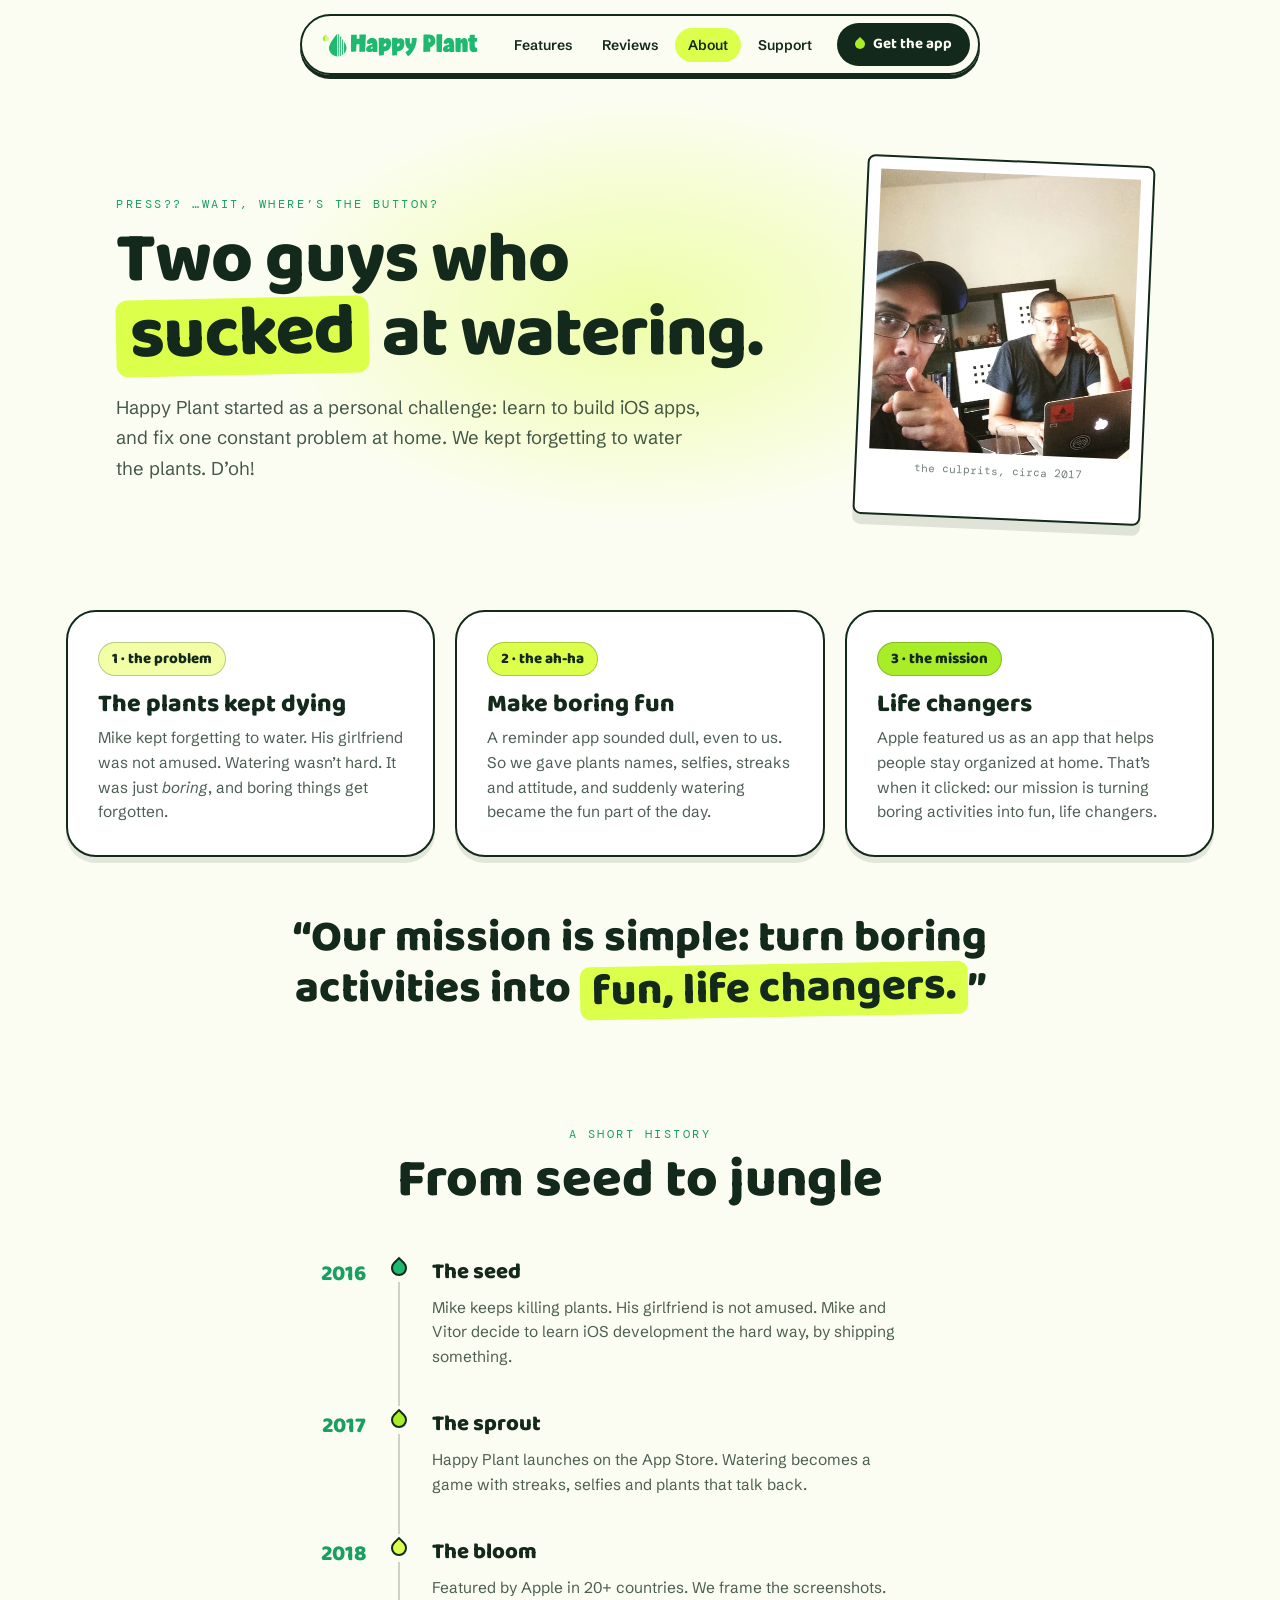
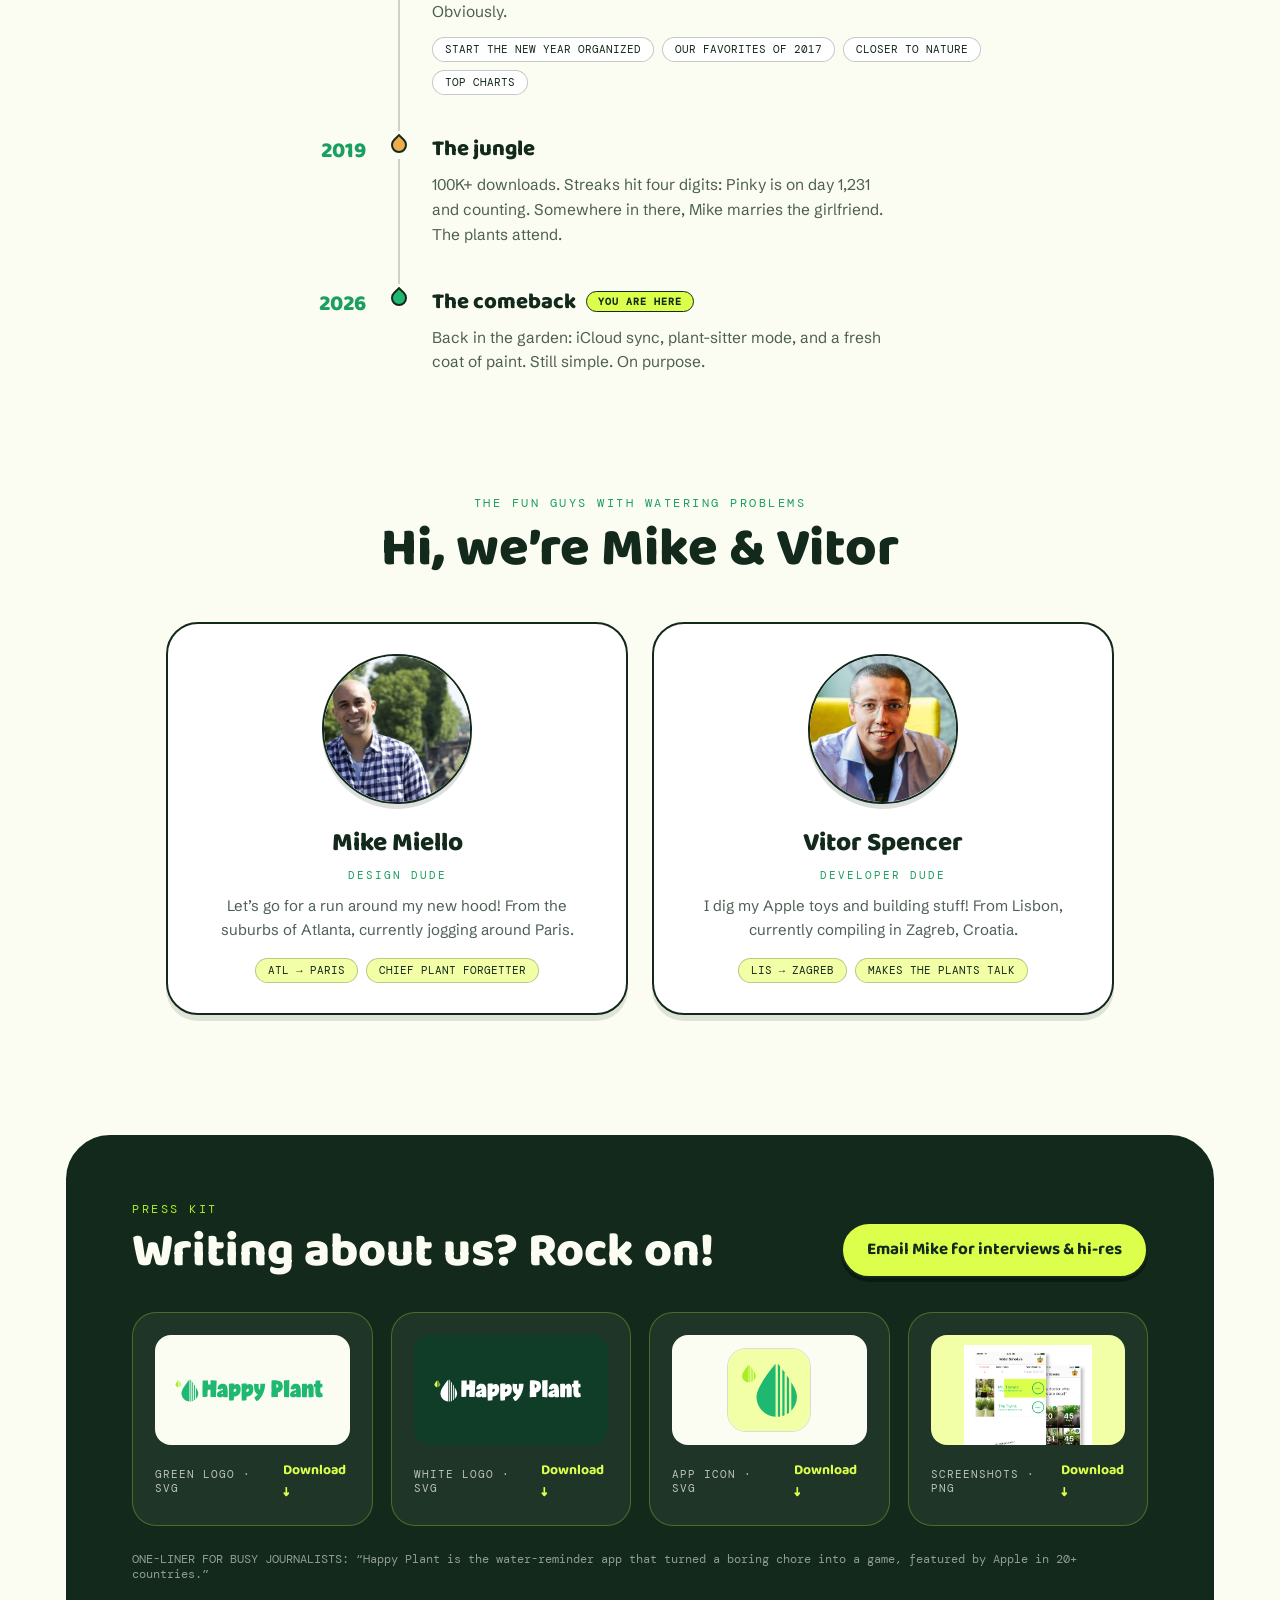
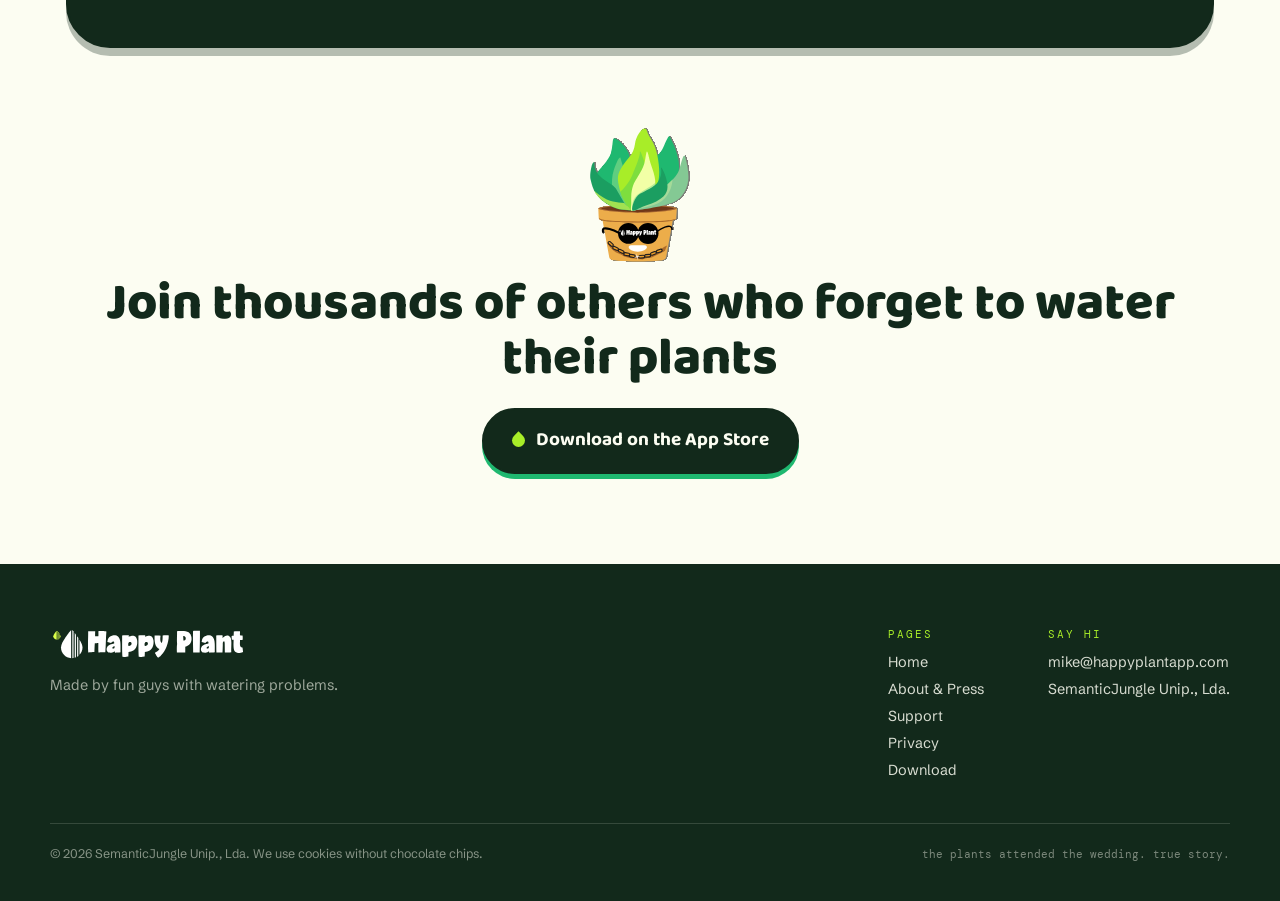
<file: about/index.html>
<!DOCTYPE html>
<html lang="en">
<head>
<meta charset="utf-8">
<meta name="viewport" content="width=device-width, initial-scale=1">
<title>About Happy Plant: the Story, the Founders &amp; the Press Kit</title>
<meta name="description" content="Happy Plant started in 2016 when Mike kept forgetting to water the plants. Meet founders Mike Miello and Vitor Spencer, read the story, and grab logos and screenshots in the press kit.">
<link rel="canonical" href="https://happyplantapp.com/about/">
<meta name="apple-itunes-app" content="app-id=1054160794">

<meta property="og:type" content="website">
<meta property="og:site_name" content="Happy Plant">
<meta property="og:title" content="About Happy Plant: two guys who sucked at watering">
<meta property="og:description" content="The story of the plant watering app that started with an angry girlfriend, plus the press kit.">
<meta property="og:url" content="https://happyplantapp.com/about/">
<meta property="og:image" content="https://happyplantapp.com/assets/og-card.png">
<meta property="og:image:width" content="1200">
<meta property="og:image:height" content="630">
<meta name="twitter:card" content="summary_large_image">
<meta name="twitter:title" content="About Happy Plant: two guys who sucked at watering">
<meta name="twitter:description" content="The story of the plant watering app that started with an angry girlfriend, plus the press kit.">
<meta name="twitter:image" content="https://happyplantapp.com/assets/og-card.png">

<link rel="icon" href="../assets/app-icon.svg" type="image/svg+xml">
<link rel="apple-touch-icon" href="../assets/apple-touch-icon.png">

<link rel="preconnect" href="https://fonts.googleapis.com">
<link rel="preconnect" href="https://fonts.gstatic.com" crossorigin>
<link href="https://fonts.googleapis.com/css2?family=Baloo+2:wght@600;700;800&amp;family=Schibsted+Grotesk:ital,wght@0,400;0,500;0,600;0,700;1,400&amp;family=DM+Mono:wght@400;500&amp;display=swap" rel="stylesheet">
<link rel="stylesheet" href="../css/site.css">

<script type="application/ld+json">
{
  "@context": "https://schema.org",
  "@type": "AboutPage",
  "url": "https://happyplantapp.com/about/",
  "name": "About Happy Plant",
  "mainEntity": {
    "@type": "Organization",
    "@id": "https://happyplantapp.com/#org",
    "name": "SemanticJungle Unipessoal, Lda.",
    "url": "http://semanticjungle.pt",
    "email": "mike@happyplantapp.com",
    "foundingDate": "2016",
    "founder": [
      {
        "@type": "Person",
        "name": "Mike Miello",
        "jobTitle": "Designer & co-founder",
        "sameAs": "https://webodew.com"
      },
      {
        "@type": "Person",
        "name": "Vitor Spencer",
        "jobTitle": "Developer & co-founder"
      }
    ]
  }
}
</script>
</head>
<body data-page="about">

<a class="sr-only" href="#main">Skip to content</a>

<!-- ============ NAV ============ -->
<header class="hp-navwrap">
  <nav class="hp-nav" aria-label="Main">
    <a class="hp-logo" href="../" aria-label="Happy Plant home"><img src="../assets/happy-plant-logo-green.svg" alt="Happy Plant" style="height:26px;display:block"></a>
    <div class="hp-links" id="hp-menu">
      <a class="hp-link" href="../#features">Features</a>
      <a class="hp-link" href="../#reviews">Reviews</a>
      <a class="hp-link" href="./" aria-current="page">About</a>
      <a class="hp-link" href="../support/">Support</a>
    </div>
    <a class="hp-cta" href="https://apps.apple.com/app/happy-plant-no-water-thirst/id1054160794"><span class="hp-drop"></span>Get the app</a>
    <button class="hp-menu-btn" aria-expanded="false" aria-controls="hp-menu" aria-label="Menu">
      <svg width="18" height="14" viewBox="0 0 18 14" aria-hidden="true"><path d="M1 1h16M1 7h16M1 13h16" stroke="#12291B" stroke-width="2.4" stroke-linecap="round"/></svg>
    </button>
  </nav>
</header>

<main id="main">

<!-- ============ HERO ============ -->
<section aria-label="About Happy Plant" style="position:relative;max-width:1080px;margin:0 auto;padding:160px 16px 30px">
  <div style="position:absolute;top:100px;left:50%;transform:translateX(-50%);width:min(760px,90vw);height:420px;background:radial-gradient(closest-side,rgba(219,255,74,.45),rgba(219,255,74,0));pointer-events:none"></div>
  <div class="about-hero-grid" style="position:relative;display:grid;grid-template-columns:1fr minmax(240px,320px);gap:clamp(28px,5vw,60px);align-items:center">
    <div>
      <p style="margin:0 0 12px;font-family:'DM Mono',monospace;font-size:12px;letter-spacing:2.5px;color:#1B9E61">PRESS?? …WAIT, WHERE&rsquo;S THE BUTTON?</p>
      <h1 style="font-family:'Baloo 2',sans-serif;font-weight:800;font-size:clamp(42px,5.6vw,74px);line-height:1.03;letter-spacing:-1px;margin:0 0 18px">Two guys who <span style="display:inline-block;background:#DBFF4A;border-radius:12px;padding:0 14px 3px;transform:rotate(-1.2deg)">sucked</span> at watering.</h1>
      <p style="margin:0;font-size:18.5px;line-height:1.65;color:rgba(18,41,27,.78);max-width:54ch">Happy Plant started as a personal challenge: learn to build iOS apps, and fix one constant problem at home. We kept forgetting to water the plants. D&rsquo;oh!</p>
    </div>
    <div class="about-photo" style="justify-self:center;transform:rotate(2.5deg);background:#FFFFFF;border:2px solid #12291B;border-radius:8px;padding:12px 12px 40px;box-shadow:0 10px 0 rgba(18,41,27,.12);width:fit-content">
      <img src="../assets/team-photo.webp" alt="Mike and Vitor working on Happy Plant at a laptop, pointing at the camera" width="520" height="520" style="width:min(260px,60vw);height:280px;object-fit:cover;display:block">
      <p style="margin:10px 0 0;font-family:'DM Mono',monospace;font-size:11px;text-align:center;color:rgba(18,41,27,.6)">the culprits, circa 2017</p>
    </div>
  </div>
</section>

<!-- ============ STORY BEATS ============ -->
<section aria-label="The story" style="max-width:1180px;margin:0 auto;padding:60px 16px 20px">
  <div style="display:grid;grid-template-columns:repeat(auto-fit,minmax(280px,1fr));gap:20px">
    <div data-reveal="0" style="background:#FFFFFF;border:2px solid #12291B;border-radius:30px;padding:30px;box-shadow:0 6px 0 rgba(18,41,27,.1)">
      <span style="display:inline-block;font-family:'Baloo 2',sans-serif;font-weight:800;font-size:15px;background:#F2FFA6;border:1.5px solid rgba(18,41,27,.25);border-radius:999px;padding:4px 13px;margin-bottom:14px">1 · the problem</span>
      <h2 style="font-family:'Baloo 2',sans-serif;font-weight:800;font-size:25px;margin:0 0 8px;line-height:1.12">The plants kept dying</h2>
      <p style="margin:0;font-size:15.5px;line-height:1.6;color:rgba(18,41,27,.75)">Mike kept forgetting to water. His girlfriend was not amused. Watering wasn&rsquo;t hard. It was just <em>boring</em>, and boring things get forgotten.</p>
    </div>
    <div data-reveal="90" style="background:#FFFFFF;border:2px solid #12291B;border-radius:30px;padding:30px;box-shadow:0 6px 0 rgba(18,41,27,.1)">
      <span style="display:inline-block;font-family:'Baloo 2',sans-serif;font-weight:800;font-size:15px;background:#DBFF4A;border:1.5px solid rgba(18,41,27,.25);border-radius:999px;padding:4px 13px;margin-bottom:14px">2 · the ah-ha</span>
      <h2 style="font-family:'Baloo 2',sans-serif;font-weight:800;font-size:25px;margin:0 0 8px;line-height:1.12">Make boring fun</h2>
      <p style="margin:0;font-size:15.5px;line-height:1.6;color:rgba(18,41,27,.75)">A reminder app sounded dull, even to us. So we gave plants names, selfies, streaks and attitude, and suddenly watering became the fun part of the day.</p>
    </div>
    <div data-reveal="180" style="background:#FFFFFF;border:2px solid #12291B;border-radius:30px;padding:30px;box-shadow:0 6px 0 rgba(18,41,27,.1)">
      <span style="display:inline-block;font-family:'Baloo 2',sans-serif;font-weight:800;font-size:15px;background:#A8ED28;border:1.5px solid rgba(18,41,27,.25);border-radius:999px;padding:4px 13px;margin-bottom:14px">3 · the mission</span>
      <h2 style="font-family:'Baloo 2',sans-serif;font-weight:800;font-size:25px;margin:0 0 8px;line-height:1.12">Life changers</h2>
      <p style="margin:0;font-size:15.5px;line-height:1.6;color:rgba(18,41,27,.75)">Apple featured us as an app that helps people stay organized at home. That&rsquo;s when it clicked: our mission is turning boring activities into fun, life changers.</p>
    </div>
  </div>
  <p data-reveal="0" style="margin:56px auto 0;max-width:800px;text-align:center;font-family:'Baloo 2',sans-serif;font-weight:800;font-size:clamp(28px,3.6vw,44px);line-height:1.15">&ldquo;Our mission is simple: turn boring activities into <span style="display:inline-block;background:#DBFF4A;border-radius:10px;padding:0 12px 2px;transform:rotate(-1deg)">fun, life changers.</span>&rdquo;</p>
</section>

<!-- ============ TIMELINE ============ -->
<section aria-label="History" style="max-width:820px;margin:0 auto;padding:90px 16px 30px">
  <div data-reveal="0" style="text-align:center;margin-bottom:44px">
    <p style="margin:0 0 10px;font-family:'DM Mono',monospace;font-size:12px;letter-spacing:2.5px;color:#1B9E61">A SHORT HISTORY</p>
    <h2 style="font-family:'Baloo 2',sans-serif;font-weight:800;font-size:clamp(34px,4.4vw,54px);line-height:1.06;margin:0">From seed to jungle</h2>
  </div>
  <div style="display:flex;flex-direction:column">
    <div class="tl-row" data-reveal="0" style="display:grid;grid-template-columns:120px 30px 1fr;gap:0 18px;align-items:start">
      <p class="tl-year" style="margin:2px 0 0;font-family:'Baloo 2',sans-serif;font-weight:800;font-size:22px;text-align:right;color:#1B9E61">2016</p>
      <div style="display:flex;flex-direction:column;align-items:center;height:100%"><span style="width:16px;height:16px;border-radius:0 50% 50% 50%;transform:rotate(45deg);background:#1FB870;border:2px solid #12291B;flex:none;margin-top:6px"></span><span style="width:2px;flex:1;background:rgba(18,41,27,.2);margin-top:6px"></span></div>
      <div style="padding-bottom:36px"><h3 style="font-family:'Baloo 2',sans-serif;font-weight:800;font-size:22px;margin:0 0 6px">The seed</h3><p style="margin:0;font-size:15.5px;line-height:1.6;color:rgba(18,41,27,.75);max-width:52ch">Mike keeps killing plants. His girlfriend is not amused. Mike and Vitor decide to learn iOS development the hard way, by shipping something.</p></div>
    </div>
    <div class="tl-row" data-reveal="0" style="display:grid;grid-template-columns:120px 30px 1fr;gap:0 18px;align-items:start">
      <p class="tl-year" style="margin:2px 0 0;font-family:'Baloo 2',sans-serif;font-weight:800;font-size:22px;text-align:right;color:#1B9E61">2017</p>
      <div style="display:flex;flex-direction:column;align-items:center;height:100%"><span style="width:16px;height:16px;border-radius:0 50% 50% 50%;transform:rotate(45deg);background:#A8ED28;border:2px solid #12291B;flex:none;margin-top:6px"></span><span style="width:2px;flex:1;background:rgba(18,41,27,.2);margin-top:6px"></span></div>
      <div style="padding-bottom:36px"><h3 style="font-family:'Baloo 2',sans-serif;font-weight:800;font-size:22px;margin:0 0 6px">The sprout</h3><p style="margin:0;font-size:15.5px;line-height:1.6;color:rgba(18,41,27,.75);max-width:52ch">Happy Plant launches on the App Store. Watering becomes a game with streaks, selfies and plants that talk back.</p></div>
    </div>
    <div class="tl-row" data-reveal="0" style="display:grid;grid-template-columns:120px 30px 1fr;gap:0 18px;align-items:start">
      <p class="tl-year" style="margin:2px 0 0;font-family:'Baloo 2',sans-serif;font-weight:800;font-size:22px;text-align:right;color:#1B9E61">2018</p>
      <div style="display:flex;flex-direction:column;align-items:center;height:100%"><span style="width:16px;height:16px;border-radius:0 50% 50% 50%;transform:rotate(45deg);background:#DBFF4A;border:2px solid #12291B;flex:none;margin-top:6px"></span><span style="width:2px;flex:1;background:rgba(18,41,27,.2);margin-top:6px"></span></div>
      <div style="padding-bottom:16px"><h3 style="font-family:'Baloo 2',sans-serif;font-weight:800;font-size:22px;margin:0 0 6px">The bloom</h3><p style="margin:0 0 12px;font-size:15.5px;line-height:1.6;color:rgba(18,41,27,.75);max-width:52ch">Featured by Apple in 20+ countries. We frame the screenshots. Obviously.</p>
      <div style="display:flex;flex-wrap:wrap;gap:8px;padding-bottom:20px">
        <span style="background:#FFFFFF;border:1.5px solid rgba(18,41,27,.25);border-radius:999px;padding:5px 12px;font-family:'DM Mono',monospace;font-size:10.5px">START THE NEW YEAR ORGANIZED</span>
        <span style="background:#FFFFFF;border:1.5px solid rgba(18,41,27,.25);border-radius:999px;padding:5px 12px;font-family:'DM Mono',monospace;font-size:10.5px">OUR FAVORITES OF 2017</span>
        <span style="background:#FFFFFF;border:1.5px solid rgba(18,41,27,.25);border-radius:999px;padding:5px 12px;font-family:'DM Mono',monospace;font-size:10.5px">CLOSER TO NATURE</span>
        <span style="background:#FFFFFF;border:1.5px solid rgba(18,41,27,.25);border-radius:999px;padding:5px 12px;font-family:'DM Mono',monospace;font-size:10.5px">TOP CHARTS</span>
      </div></div>
    </div>
    <div class="tl-row" data-reveal="0" style="display:grid;grid-template-columns:120px 30px 1fr;gap:0 18px;align-items:start">
      <p class="tl-year" style="margin:2px 0 0;font-family:'Baloo 2',sans-serif;font-weight:800;font-size:22px;text-align:right;color:#1B9E61">2019</p>
      <div style="display:flex;flex-direction:column;align-items:center;height:100%"><span style="width:16px;height:16px;border-radius:0 50% 50% 50%;transform:rotate(45deg);background:#ECAD4A;border:2px solid #12291B;flex:none;margin-top:6px"></span><span style="width:2px;flex:1;background:rgba(18,41,27,.2);margin-top:6px"></span></div>
      <div style="padding-bottom:36px"><h3 style="font-family:'Baloo 2',sans-serif;font-weight:800;font-size:22px;margin:0 0 6px">The jungle</h3><p style="margin:0;font-size:15.5px;line-height:1.6;color:rgba(18,41,27,.75);max-width:52ch">100K+ downloads. Streaks hit four digits: Pinky is on day 1,231 and counting. Somewhere in there, Mike marries the girlfriend. The plants attend.</p></div>
    </div>
    <div class="tl-row" data-reveal="0" style="display:grid;grid-template-columns:120px 30px 1fr;gap:0 18px;align-items:start">
      <p class="tl-year" style="margin:2px 0 0;font-family:'Baloo 2',sans-serif;font-weight:800;font-size:22px;text-align:right;color:#1B9E61">2026</p>
      <div style="display:flex;flex-direction:column;align-items:center;height:100%"><span style="width:16px;height:16px;border-radius:0 50% 50% 50%;transform:rotate(45deg);background:#1FB870;border:2px solid #12291B;flex:none;margin-top:6px"></span></div>
      <div><h3 style="font-family:'Baloo 2',sans-serif;font-weight:800;font-size:22px;margin:0 0 6px;display:flex;align-items:center;gap:10px;flex-wrap:wrap">The comeback <span style="background:#DBFF4A;border:1.5px solid #12291B;border-radius:999px;padding:3px 11px;font-family:'DM Mono',monospace;font-size:10px;letter-spacing:1px">YOU ARE HERE</span></h3><p style="margin:0;font-size:15.5px;line-height:1.6;color:rgba(18,41,27,.75);max-width:52ch">Back in the garden: iCloud sync, plant-sitter mode, and a fresh coat of paint. Still simple. On purpose.</p></div>
    </div>
  </div>
</section>

<!-- ============ FOUNDERS ============ -->
<section aria-label="Founders" style="max-width:980px;margin:0 auto;padding:90px 16px 30px">
  <div data-reveal="0" style="text-align:center;margin-bottom:44px">
    <p style="margin:0 0 10px;font-family:'DM Mono',monospace;font-size:12px;letter-spacing:2.5px;color:#1B9E61">THE FUN GUYS WITH WATERING PROBLEMS</p>
    <h2 style="font-family:'Baloo 2',sans-serif;font-weight:800;font-size:clamp(34px,4.4vw,54px);line-height:1.06;margin:0">Hi, we&rsquo;re Mike &amp; Vitor</h2>
  </div>
  <div style="display:grid;grid-template-columns:repeat(auto-fit,minmax(300px,1fr));gap:24px">
    <div data-reveal="0" style="background:#FFFFFF;border:2px solid #12291B;border-radius:32px;padding:30px;box-shadow:0 6px 0 rgba(18,41,27,.12);text-align:center">
      <div style="width:150px;height:150px;margin:0 auto 18px;border-radius:50%;border:2px solid #12291B;overflow:hidden;box-shadow:0 5px 0 rgba(18,41,27,.15);transform:rotate(-2deg)"><img src="../assets/mike-miello.jpg" alt="Mike Miello" width="577" height="403" style="width:100%;height:100%;object-fit:cover"></div>
      <h3 style="font-family:'Baloo 2',sans-serif;font-weight:800;font-size:26px;margin:0 0 4px">Mike Miello</h3>
      <p style="margin:0 0 12px;font-family:'DM Mono',monospace;font-size:11px;letter-spacing:2px;color:#1B9E61">DESIGN DUDE</p>
      <p style="margin:0 0 16px;font-size:15px;line-height:1.6;color:rgba(18,41,27,.75)">Let&rsquo;s go for a run around my new hood! From the suburbs of Atlanta, currently jogging around Paris.</p>
      <div style="display:flex;justify-content:center;gap:8px;flex-wrap:wrap">
        <span style="background:#F2FFA6;border:1.5px solid rgba(18,41,27,.25);border-radius:999px;padding:5px 12px;font-family:'DM Mono',monospace;font-size:10.5px">ATL → PARIS</span>
        <span style="background:#F2FFA6;border:1.5px solid rgba(18,41,27,.25);border-radius:999px;padding:5px 12px;font-family:'DM Mono',monospace;font-size:10.5px">CHIEF PLANT FORGETTER</span>
      </div>
    </div>
    <div data-reveal="90" style="background:#FFFFFF;border:2px solid #12291B;border-radius:32px;padding:30px;box-shadow:0 6px 0 rgba(18,41,27,.12);text-align:center">
      <div style="width:150px;height:150px;margin:0 auto 18px;border-radius:50%;border:2px solid #12291B;overflow:hidden;box-shadow:0 5px 0 rgba(18,41,27,.15);transform:rotate(2deg)"><img src="../assets/vitor-spencer.jpg" alt="Vitor Spencer" width="577" height="403" style="width:100%;height:100%;object-fit:cover"></div>
      <h3 style="font-family:'Baloo 2',sans-serif;font-weight:800;font-size:26px;margin:0 0 4px">Vitor Spencer</h3>
      <p style="margin:0 0 12px;font-family:'DM Mono',monospace;font-size:11px;letter-spacing:2px;color:#1B9E61">DEVELOPER DUDE</p>
      <p style="margin:0 0 16px;font-size:15px;line-height:1.6;color:rgba(18,41,27,.75)">I dig my Apple toys and building stuff! From Lisbon, currently compiling in Zagreb, Croatia.</p>
      <div style="display:flex;justify-content:center;gap:8px;flex-wrap:wrap">
        <span style="background:#F2FFA6;border:1.5px solid rgba(18,41,27,.25);border-radius:999px;padding:5px 12px;font-family:'DM Mono',monospace;font-size:10.5px">LIS → ZAGREB</span>
        <span style="background:#F2FFA6;border:1.5px solid rgba(18,41,27,.25);border-radius:999px;padding:5px 12px;font-family:'DM Mono',monospace;font-size:10.5px">MAKES THE PLANTS TALK</span>
      </div>
    </div>
  </div>
</section>

<!-- ============ PRESS KIT ============ -->
<section aria-label="Press kit" style="max-width:1180px;margin:0 auto;padding:90px 16px 40px">
  <div data-reveal="0" style="background:#12291B;border:2px solid #12291B;border-radius:44px;padding:clamp(36px,5vw,64px);color:#FCFDF2;box-shadow:0 8px 0 rgba(18,41,27,.3)">
    <div style="display:flex;flex-wrap:wrap;gap:24px;justify-content:space-between;align-items:flex-end;margin-bottom:34px">
      <div>
        <p style="margin:0 0 10px;font-family:'DM Mono',monospace;font-size:12px;letter-spacing:2.5px;color:#A8ED28">PRESS KIT</p>
        <h2 style="font-family:'Baloo 2',sans-serif;font-weight:800;font-size:clamp(30px,4vw,48px);line-height:1.06;margin:0">Writing about us? Rock on!</h2>
      </div>
      <a href="mailto:mike@happyplantapp.com" class="btn-lime" style="font-size:17px;padding:12px 24px 13px">Email Mike for interviews &amp; hi-res</a>
    </div>
    <div style="display:grid;grid-template-columns:repeat(auto-fit,minmax(230px,1fr));gap:18px">
      <div style="background:rgba(252,253,242,.06);border:1.5px solid rgba(168,237,40,.3);border-radius:24px;padding:22px;display:flex;flex-direction:column;gap:14px">
        <div style="height:110px;border-radius:16px;background:#FCFDF2;display:flex;align-items:center;justify-content:center;padding:0 18px"><img src="../assets/happy-plant-logo-green.svg" alt="Happy Plant green logo" loading="lazy" style="width:100%;max-height:44px;object-fit:contain"></div>
        <div style="display:flex;justify-content:space-between;align-items:center;gap:10px"><span style="font-family:'DM Mono',monospace;font-size:11px;letter-spacing:1px;color:rgba(252,253,242,.7)">GREEN LOGO · SVG</span><a href="../assets/happy-plant-logo-green.svg" download="happy-plant-logo-green.svg" class="pk-download">Download ↓</a></div>
      </div>
      <div style="background:rgba(252,253,242,.06);border:1.5px solid rgba(168,237,40,.3);border-radius:24px;padding:22px;display:flex;flex-direction:column;gap:14px">
        <div style="height:110px;border-radius:16px;background:#0F3D28;display:flex;align-items:center;justify-content:center;padding:0 18px"><img src="../assets/happy-plant-logo-white.svg" alt="Happy Plant white logo" loading="lazy" style="width:100%;max-height:44px;object-fit:contain"></div>
        <div style="display:flex;justify-content:space-between;align-items:center;gap:10px"><span style="font-family:'DM Mono',monospace;font-size:11px;letter-spacing:1px;color:rgba(252,253,242,.7)">WHITE LOGO · SVG</span><a href="../assets/happy-plant-logo-white.svg" download="happy-plant-logo-white.svg" class="pk-download">Download ↓</a></div>
      </div>
      <div style="background:rgba(252,253,242,.06);border:1.5px solid rgba(168,237,40,.3);border-radius:24px;padding:22px;display:flex;flex-direction:column;gap:14px">
        <div style="height:110px;border-radius:16px;background:#FCFDF2;display:flex;align-items:center;justify-content:center"><img src="../assets/app-icon.svg" alt="Happy Plant app icon" loading="lazy" style="height:84px;border-radius:19px;border:1px solid rgba(18,41,27,.15)"></div>
        <div style="display:flex;justify-content:space-between;align-items:center;gap:10px"><span style="font-family:'DM Mono',monospace;font-size:11px;letter-spacing:1px;color:rgba(252,253,242,.7)">APP ICON · SVG</span><a href="../assets/app-icon.svg" download="happy-plant-app-icon.svg" class="pk-download">Download ↓</a></div>
      </div>
      <div style="background:rgba(252,253,242,.06);border:1.5px solid rgba(168,237,40,.3);border-radius:24px;padding:22px;display:flex;flex-direction:column;gap:14px">
        <div style="height:110px;border-radius:16px;background:#F2FFA6;display:flex;align-items:center;justify-content:center;overflow:hidden"><img src="../assets/press-screenshots.png" alt="Happy Plant app screenshots" loading="lazy" style="height:150px;margin-top:60px"></div>
        <div style="display:flex;justify-content:space-between;align-items:center;gap:10px"><span style="font-family:'DM Mono',monospace;font-size:11px;letter-spacing:1px;color:rgba(252,253,242,.7)">SCREENSHOTS · PNG</span><a href="../assets/press-screenshots.png" download="happy-plant-screenshots.png" class="pk-download">Download ↓</a></div>
      </div>
    </div>
    <p style="margin:26px 0 0;font-family:'DM Mono',monospace;font-size:11.5px;color:rgba(252,253,242,.55)">ONE-LINER FOR BUSY JOURNALISTS: &ldquo;Happy Plant is the water-reminder app that turned a boring chore into a game, featured by Apple in 20+ countries.&rdquo;</p>
  </div>
</section>

<!-- ============ CTA ============ -->
<section aria-label="Download" data-reveal="0" style="max-width:1180px;margin:0 auto;padding:40px 16px 90px;text-align:center">
  <img src="../assets/happy-plant-character.svg" alt="" width="100" height="135" loading="lazy" style="width:100px;height:auto;margin-bottom:10px;animation:hpBob 4.2s ease-in-out infinite">
  <h2 style="font-family:'Baloo 2',sans-serif;font-weight:800;font-size:clamp(32px,4.4vw,52px);line-height:1.05;margin:0 0 22px">Join thousands of others who forget to water their plants</h2>
  <a href="https://apps.apple.com/app/happy-plant-no-water-thirst/id1054160794" class="btn-primary" style="font-size:19px;padding:15px 28px 17px"><span class="hp-drop"></span>Download on the App Store</a>
</section>

</main>

<!-- ============ FOOTER ============ -->
<footer style="background:#12291B;color:#FCFDF2;padding:64px 16px 40px">
  <div style="max-width:1180px;margin:0 auto">
    <div style="display:flex;flex-wrap:wrap;gap:40px;justify-content:space-between;align-items:flex-start">
      <div style="max-width:320px">
        <img src="../assets/happy-plant-logo-white.svg" alt="Happy Plant" style="height:32px;display:block;margin-bottom:14px">
        <p style="margin:0;font-size:14.5px;line-height:1.6;color:rgba(252,253,242,.6)">Made by fun guys with watering problems.</p>
      </div>
      <div style="display:flex;gap:64px;flex-wrap:wrap">
        <div>
          <p style="margin:0 0 12px;font-family:'DM Mono',monospace;font-size:10.5px;letter-spacing:2px;color:#A8ED28">PAGES</p>
          <div style="display:flex;flex-direction:column;gap:9px">
            <a href="../" class="footer-link">Home</a>
            <a href="./" class="footer-link">About &amp; Press</a>
            <a href="../support/" class="footer-link">Support</a>
            <a href="../privacy/" class="footer-link">Privacy</a>
            <a href="https://apps.apple.com/app/happy-plant-no-water-thirst/id1054160794" class="footer-link">Download</a>
          </div>
        </div>
        <div>
          <p style="margin:0 0 12px;font-family:'DM Mono',monospace;font-size:10.5px;letter-spacing:2px;color:#A8ED28">SAY HI</p>
          <div style="display:flex;flex-direction:column;gap:9px">
            <a href="mailto:mike@happyplantapp.com" class="footer-link">mike@happyplantapp.com</a>
            <a href="http://semanticjungle.pt" class="footer-link">SemanticJungle Unip., Lda.</a>
          </div>
        </div>
      </div>
    </div>
    <div style="border-top:1px solid rgba(252,253,242,.15);margin-top:44px;padding-top:22px;display:flex;flex-wrap:wrap;gap:12px;justify-content:space-between;align-items:center">
      <p style="margin:0;font-size:12.5px;color:rgba(252,253,242,.5)">© 2026 SemanticJungle Unip., Lda. We use cookies without chocolate chips.</p>
      <p style="margin:0;font-family:'DM Mono',monospace;font-size:11px;color:rgba(252,253,242,.45)">the plants attended the wedding. true story.</p>
    </div>
  </div>
</footer>

<script src="../js/site.js" defer></script>
</body>
</html>
</file>
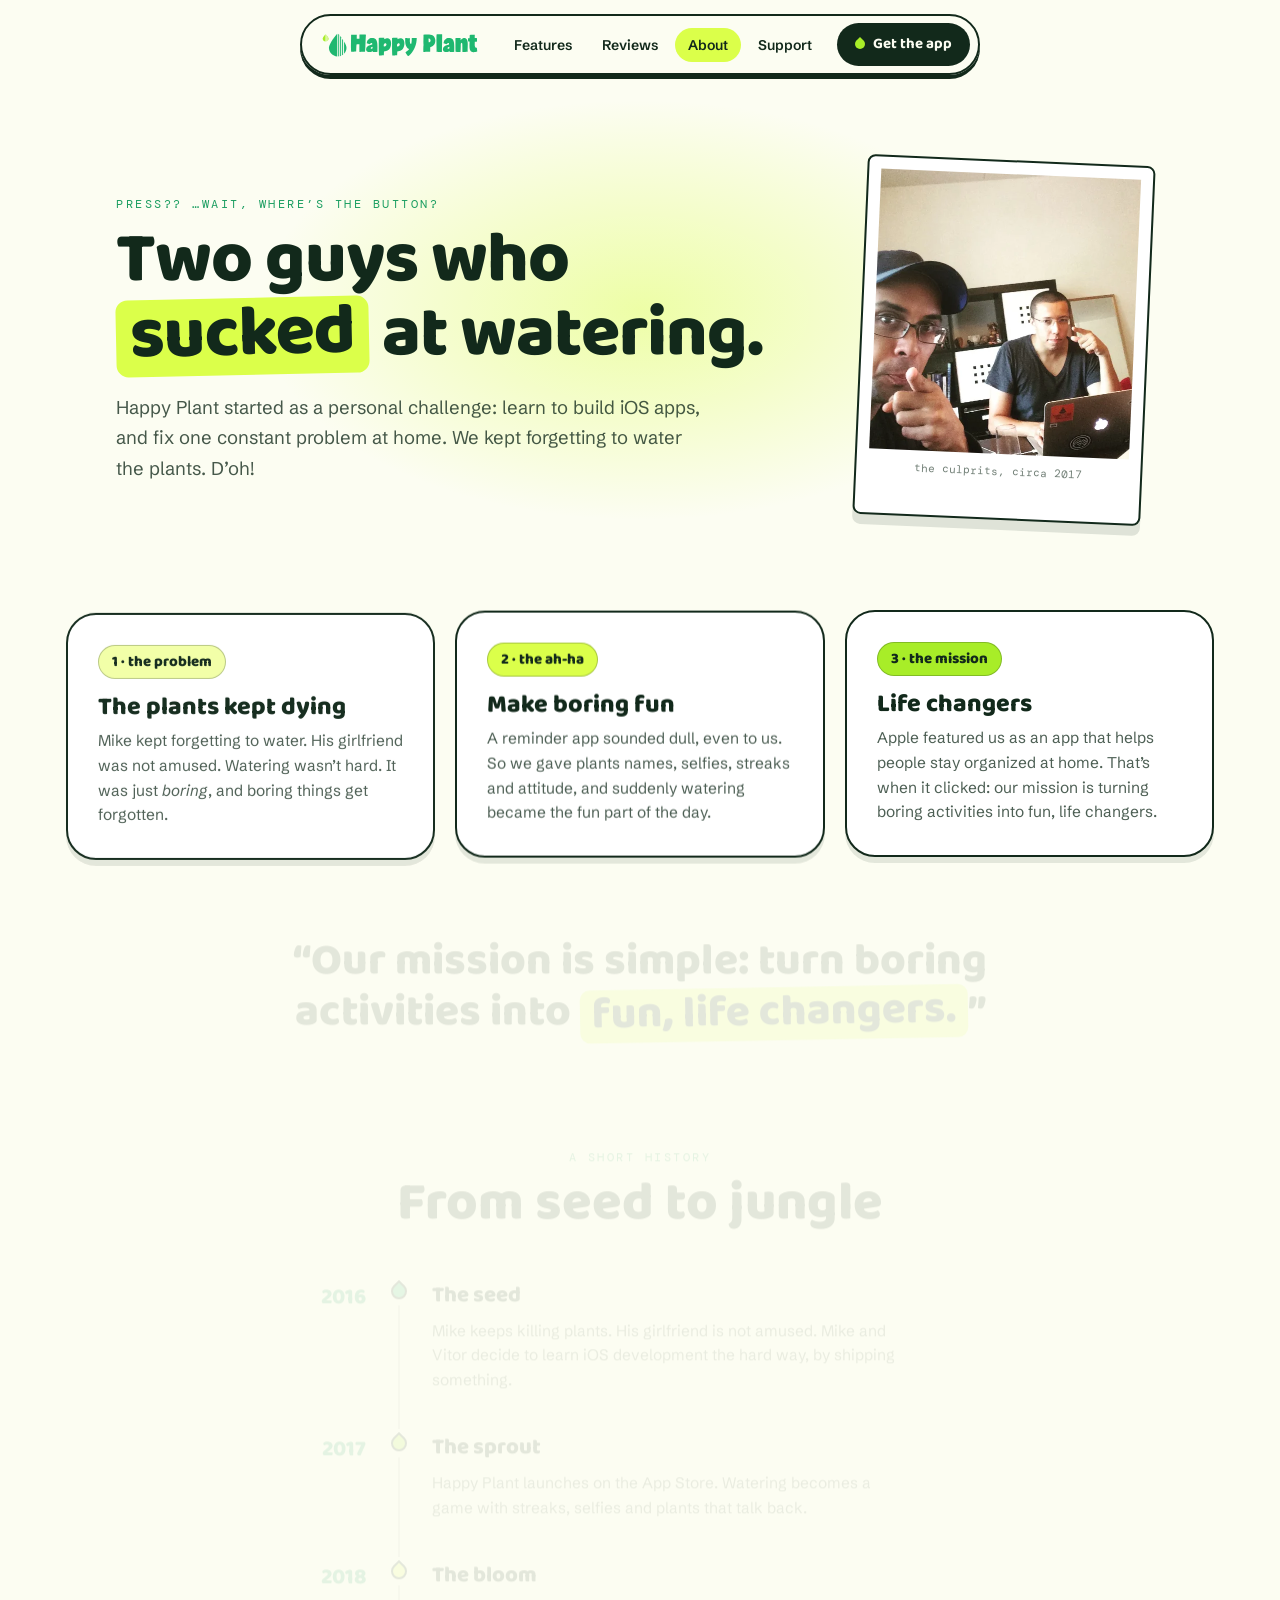
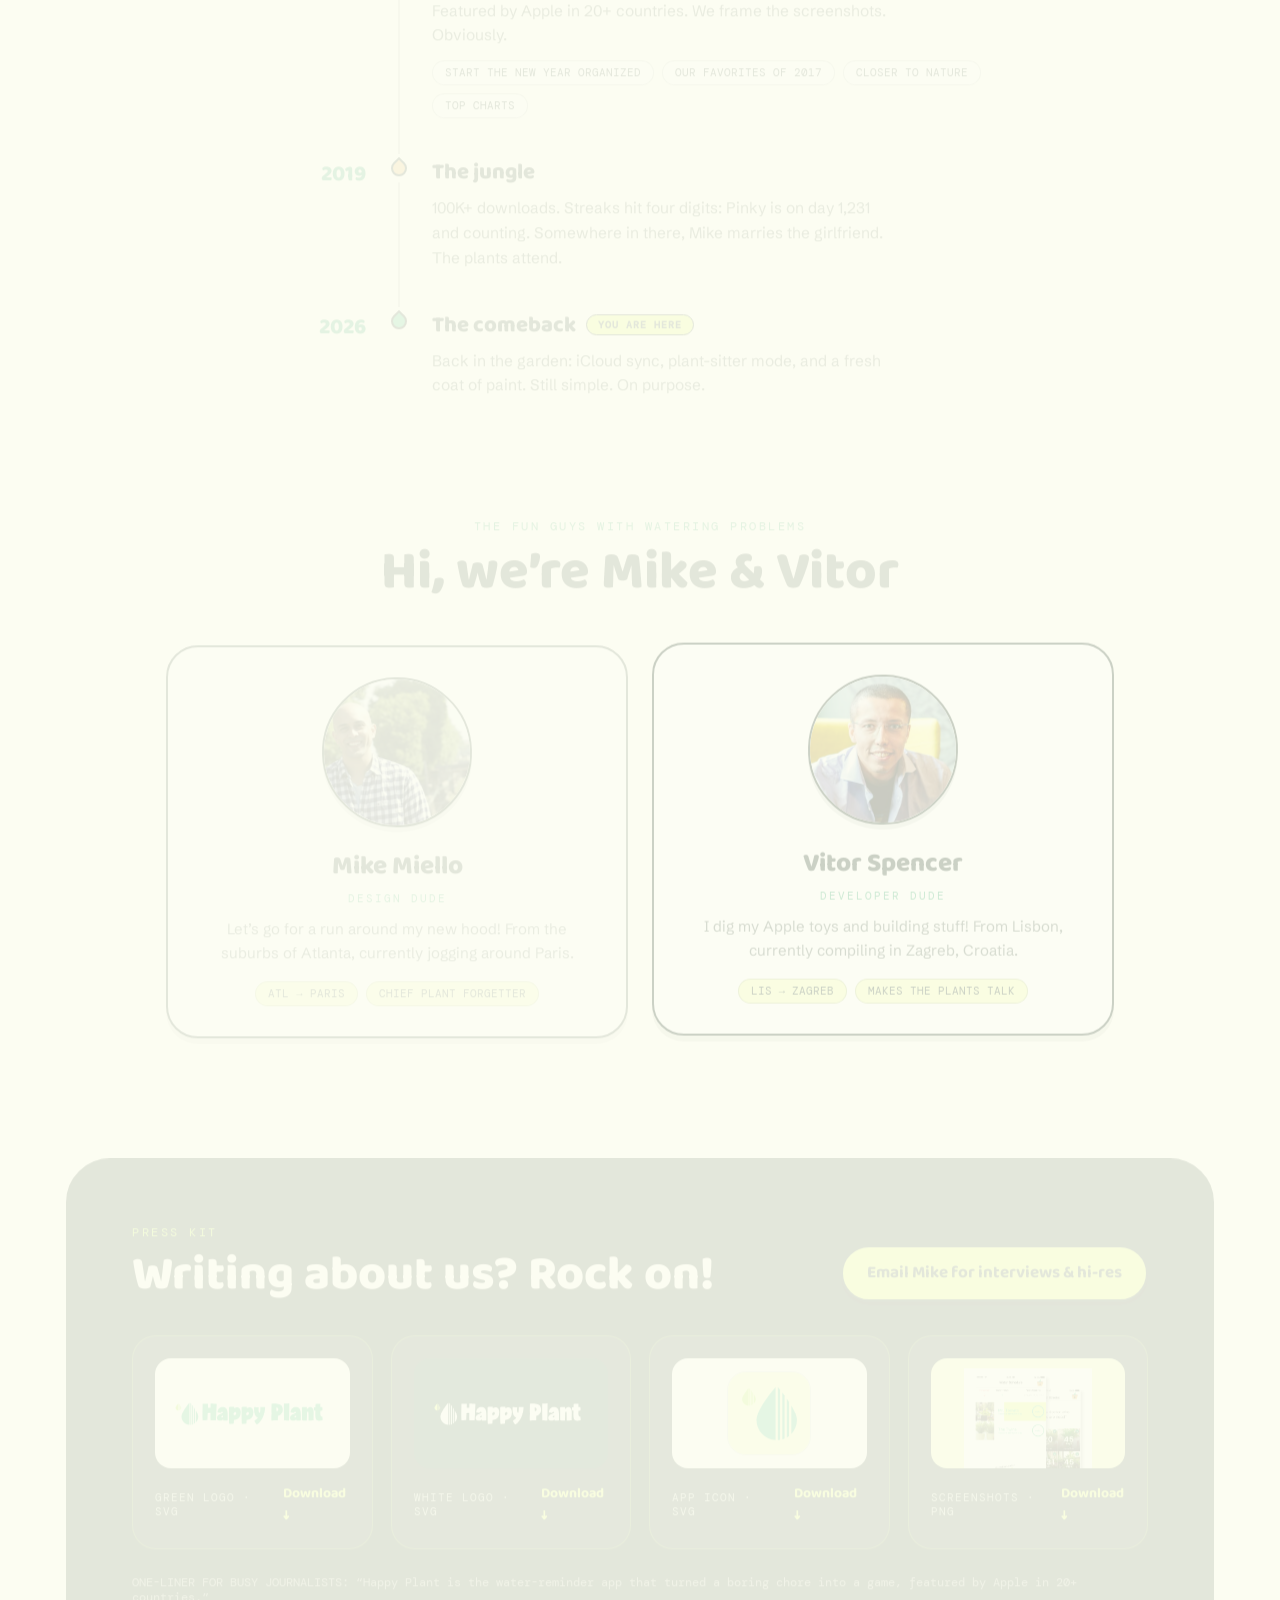
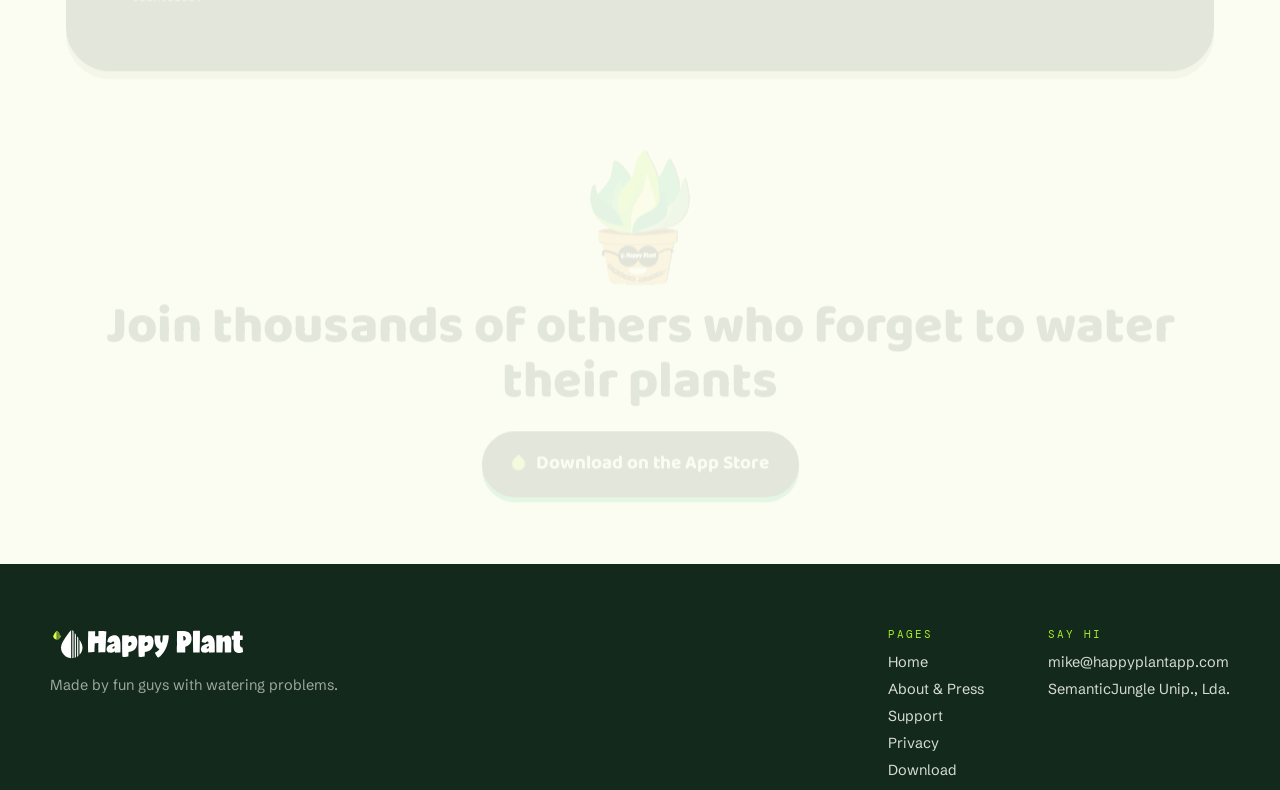
<file: press/index.html>
<!DOCTYPE html>
<html lang="en">
<head>
<meta charset="utf-8">
<meta http-equiv="refresh" content="0; url=/about/">
<link rel="canonical" href="https://happyplantapp.com/about/">
<meta name="robots" content="noindex">
<title>Moved: About &amp; Press</title>
</head>
<body>
<p>The press page moved. Continue to <a href="/about/">About &amp; Press</a>.</p>
</body>
</html>
</file>
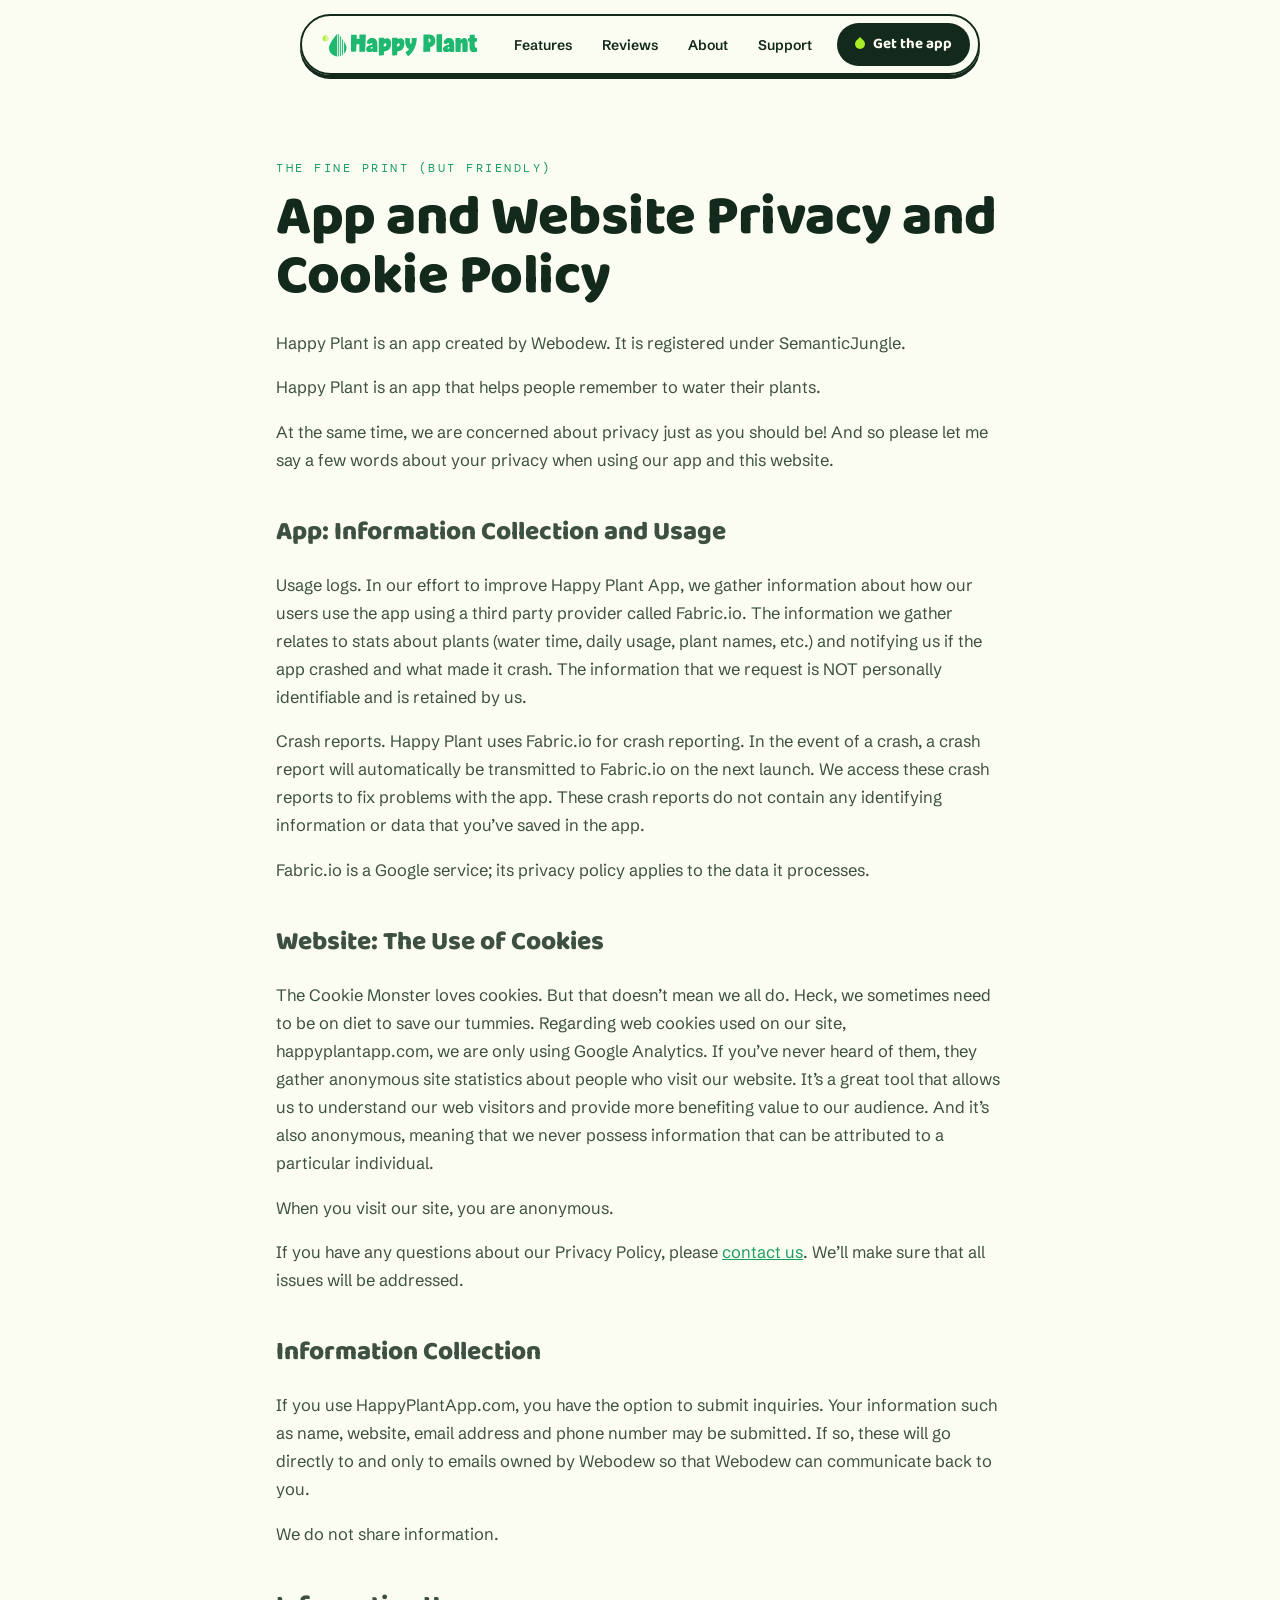
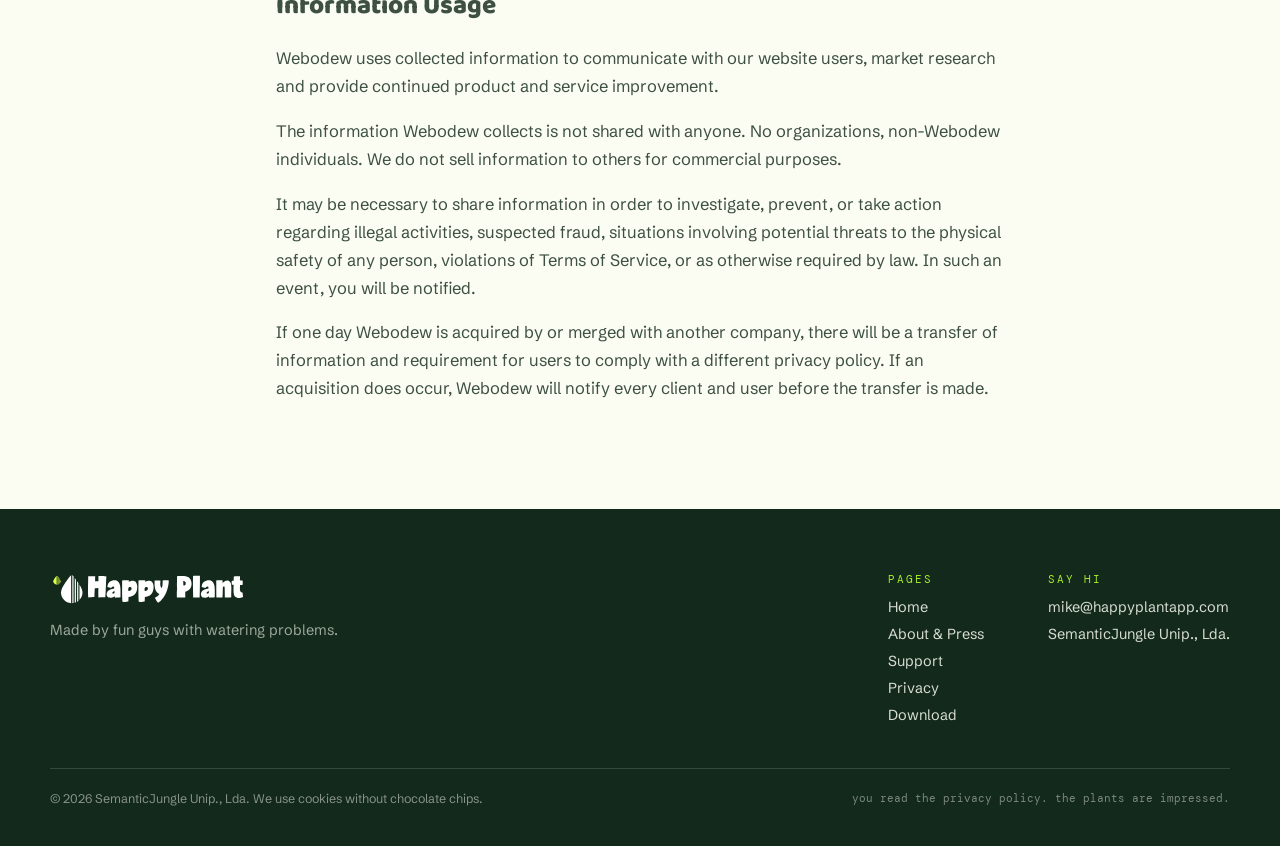
<file: privacy/index.html>
<!DOCTYPE html>
<html lang="en">
<head>
<meta charset="utf-8">
<meta name="viewport" content="width=device-width, initial-scale=1">
<title>Happy Plant Privacy &amp; Cookie Policy</title>
<meta name="description" content="How the Happy Plant app and happyplantapp.com handle your data: anonymous usage stats, crash reports, cookies, and what we never share.">
<link rel="canonical" href="https://happyplantapp.com/privacy/">

<meta property="og:type" content="website">
<meta property="og:site_name" content="Happy Plant">
<meta property="og:title" content="Happy Plant Privacy &amp; Cookie Policy">
<meta property="og:url" content="https://happyplantapp.com/privacy/">
<meta property="og:image" content="https://happyplantapp.com/assets/og-card.png">
<meta name="twitter:card" content="summary">

<link rel="icon" href="../assets/app-icon.svg" type="image/svg+xml">
<link rel="apple-touch-icon" href="../assets/apple-touch-icon.png">

<link rel="preconnect" href="https://fonts.googleapis.com">
<link rel="preconnect" href="https://fonts.gstatic.com" crossorigin>
<link href="https://fonts.googleapis.com/css2?family=Baloo+2:wght@600;700;800&amp;family=Schibsted+Grotesk:ital,wght@0,400;0,500;0,600;0,700;1,400&amp;family=DM+Mono:wght@400;500&amp;display=swap" rel="stylesheet">
<link rel="stylesheet" href="../css/site.css">
</head>
<body data-page="privacy">

<a class="sr-only" href="#main">Skip to content</a>

<!-- ============ NAV ============ -->
<header class="hp-navwrap">
  <nav class="hp-nav" aria-label="Main">
    <a class="hp-logo" href="../" aria-label="Happy Plant home"><img src="../assets/happy-plant-logo-green.svg" alt="Happy Plant" style="height:26px;display:block"></a>
    <div class="hp-links" id="hp-menu">
      <a class="hp-link" href="../#features">Features</a>
      <a class="hp-link" href="../#reviews">Reviews</a>
      <a class="hp-link" href="../about/">About</a>
      <a class="hp-link" href="../support/">Support</a>
    </div>
    <a class="hp-cta" href="https://apps.apple.com/app/happy-plant-no-water-thirst/id1054160794"><span class="hp-drop"></span>Get the app</a>
    <button class="hp-menu-btn" aria-expanded="false" aria-controls="hp-menu" aria-label="Menu">
      <svg width="18" height="14" viewBox="0 0 18 14" aria-hidden="true"><path d="M1 1h16M1 7h16M1 13h16" stroke="#12291B" stroke-width="2.4" stroke-linecap="round"/></svg>
    </button>
  </nav>
</header>

<main id="main">

<section aria-label="Privacy policy" style="position:relative;max-width:760px;margin:0 auto;padding:160px 16px 90px">
  <p style="margin:0 0 12px;font-family:'DM Mono',monospace;font-size:12px;letter-spacing:2.5px;color:#1B9E61">THE FINE PRINT (BUT FRIENDLY)</p>
  <h1 style="font-family:'Baloo 2',sans-serif;font-weight:800;font-size:clamp(34px,4.8vw,56px);line-height:1.06;letter-spacing:-.5px;margin:0 0 22px">App and Website Privacy and Cookie Policy</h1>

  <div style="font-size:16.5px;line-height:1.7;color:rgba(18,41,27,.82)">
    <p>Happy Plant is an app created by Webodew. It is registered under SemanticJungle.</p>
    <p>Happy Plant is an app that helps people remember to water their plants.</p>
    <p>At the same time, we are concerned about privacy just as you should be! And so please let me say a few words about your privacy when using our app and this website.</p>

    <h2 style="font-family:'Baloo 2',sans-serif;font-weight:800;font-size:26px;margin:36px 0 10px">App: Information Collection and Usage</h2>
    <p>Usage logs. In our effort to improve Happy Plant App, we gather information about how our users use the app using a third party provider called Fabric.io. The information we gather relates to stats about plants (water time, daily usage, plant names, etc.) and notifying us if the app crashed and what made it crash. The information that we request is NOT personally identifiable and is retained by us.</p>
    <p>Crash reports. Happy Plant uses Fabric.io for crash reporting. In the event of a crash, a crash report will automatically be transmitted to Fabric.io on the next launch. We access these crash reports to fix problems with the app. These crash reports do not contain any identifying information or data that you&rsquo;ve saved in the app.</p>
    <p>Fabric.io is a Google service; its privacy policy applies to the data it processes.</p>

    <h2 style="font-family:'Baloo 2',sans-serif;font-weight:800;font-size:26px;margin:36px 0 10px">Website: The Use of Cookies</h2>
    <p>The Cookie Monster loves cookies. But that doesn&rsquo;t mean we all do. Heck, we sometimes need to be on diet to save our tummies. Regarding web cookies used on our site, happyplantapp.com, we are only using Google Analytics. If you&rsquo;ve never heard of them, they gather anonymous site statistics about people who visit our website. It&rsquo;s a great tool that allows us to understand our web visitors and provide more benefiting value to our audience. And it&rsquo;s also anonymous, meaning that we never possess information that can be attributed to a particular individual.</p>
    <p>When you visit our site, you are anonymous.</p>
    <p>If you have any questions about our Privacy Policy, please <a href="mailto:mike@happyplantapp.com" style="color:#1B9E61">contact us</a>. We&rsquo;ll make sure that all issues will be addressed.</p>

    <h2 style="font-family:'Baloo 2',sans-serif;font-weight:800;font-size:26px;margin:36px 0 10px">Information Collection</h2>
    <p>If you use HappyPlantApp.com, you have the option to submit inquiries. Your information such as name, website, email address and phone number may be submitted. If so, these will go directly to and only to emails owned by Webodew so that Webodew can communicate back to you.</p>
    <p>We do not share information.</p>

    <h2 style="font-family:'Baloo 2',sans-serif;font-weight:800;font-size:26px;margin:36px 0 10px">Information Usage</h2>
    <p>Webodew uses collected information to communicate with our website users, market research and provide continued product and service improvement.</p>
    <p>The information Webodew collects is not shared with anyone. No organizations, non-Webodew individuals. We do not sell information to others for commercial purposes.</p>
    <p>It may be necessary to share information in order to investigate, prevent, or take action regarding illegal activities, suspected fraud, situations involving potential threats to the physical safety of any person, violations of Terms of Service, or as otherwise required by law. In such an event, you will be notified.</p>
    <p>If one day Webodew is acquired by or merged with another company, there will be a transfer of information and requirement for users to comply with a different privacy policy. If an acquisition does occur, Webodew will notify every client and user before the transfer is made.</p>
  </div>
</section>

</main>

<!-- ============ FOOTER ============ -->
<footer style="background:#12291B;color:#FCFDF2;padding:64px 16px 40px">
  <div style="max-width:1180px;margin:0 auto">
    <div style="display:flex;flex-wrap:wrap;gap:40px;justify-content:space-between;align-items:flex-start">
      <div style="max-width:320px">
        <img src="../assets/happy-plant-logo-white.svg" alt="Happy Plant" style="height:32px;display:block;margin-bottom:14px">
        <p style="margin:0;font-size:14.5px;line-height:1.6;color:rgba(252,253,242,.6)">Made by fun guys with watering problems.</p>
      </div>
      <div style="display:flex;gap:64px;flex-wrap:wrap">
        <div>
          <p style="margin:0 0 12px;font-family:'DM Mono',monospace;font-size:10.5px;letter-spacing:2px;color:#A8ED28">PAGES</p>
          <div style="display:flex;flex-direction:column;gap:9px">
            <a href="../" class="footer-link">Home</a>
            <a href="../about/" class="footer-link">About &amp; Press</a>
            <a href="../support/" class="footer-link">Support</a>
            <a href="./" class="footer-link">Privacy</a>
            <a href="https://apps.apple.com/app/happy-plant-no-water-thirst/id1054160794" class="footer-link">Download</a>
          </div>
        </div>
        <div>
          <p style="margin:0 0 12px;font-family:'DM Mono',monospace;font-size:10.5px;letter-spacing:2px;color:#A8ED28">SAY HI</p>
          <div style="display:flex;flex-direction:column;gap:9px">
            <a href="mailto:mike@happyplantapp.com" class="footer-link">mike@happyplantapp.com</a>
            <a href="http://semanticjungle.pt" class="footer-link">SemanticJungle Unip., Lda.</a>
          </div>
        </div>
      </div>
    </div>
    <div style="border-top:1px solid rgba(252,253,242,.15);margin-top:44px;padding-top:22px;display:flex;flex-wrap:wrap;gap:12px;justify-content:space-between;align-items:center">
      <p style="margin:0;font-size:12.5px;color:rgba(252,253,242,.5)">© 2026 SemanticJungle Unip., Lda. We use cookies without chocolate chips.</p>
      <p style="margin:0;font-family:'DM Mono',monospace;font-size:11px;color:rgba(252,253,242,.45)">you read the privacy policy. the plants are impressed.</p>
    </div>
  </div>
</footer>

<script src="../js/site.js" defer></script>
</body>
</html>
</file>
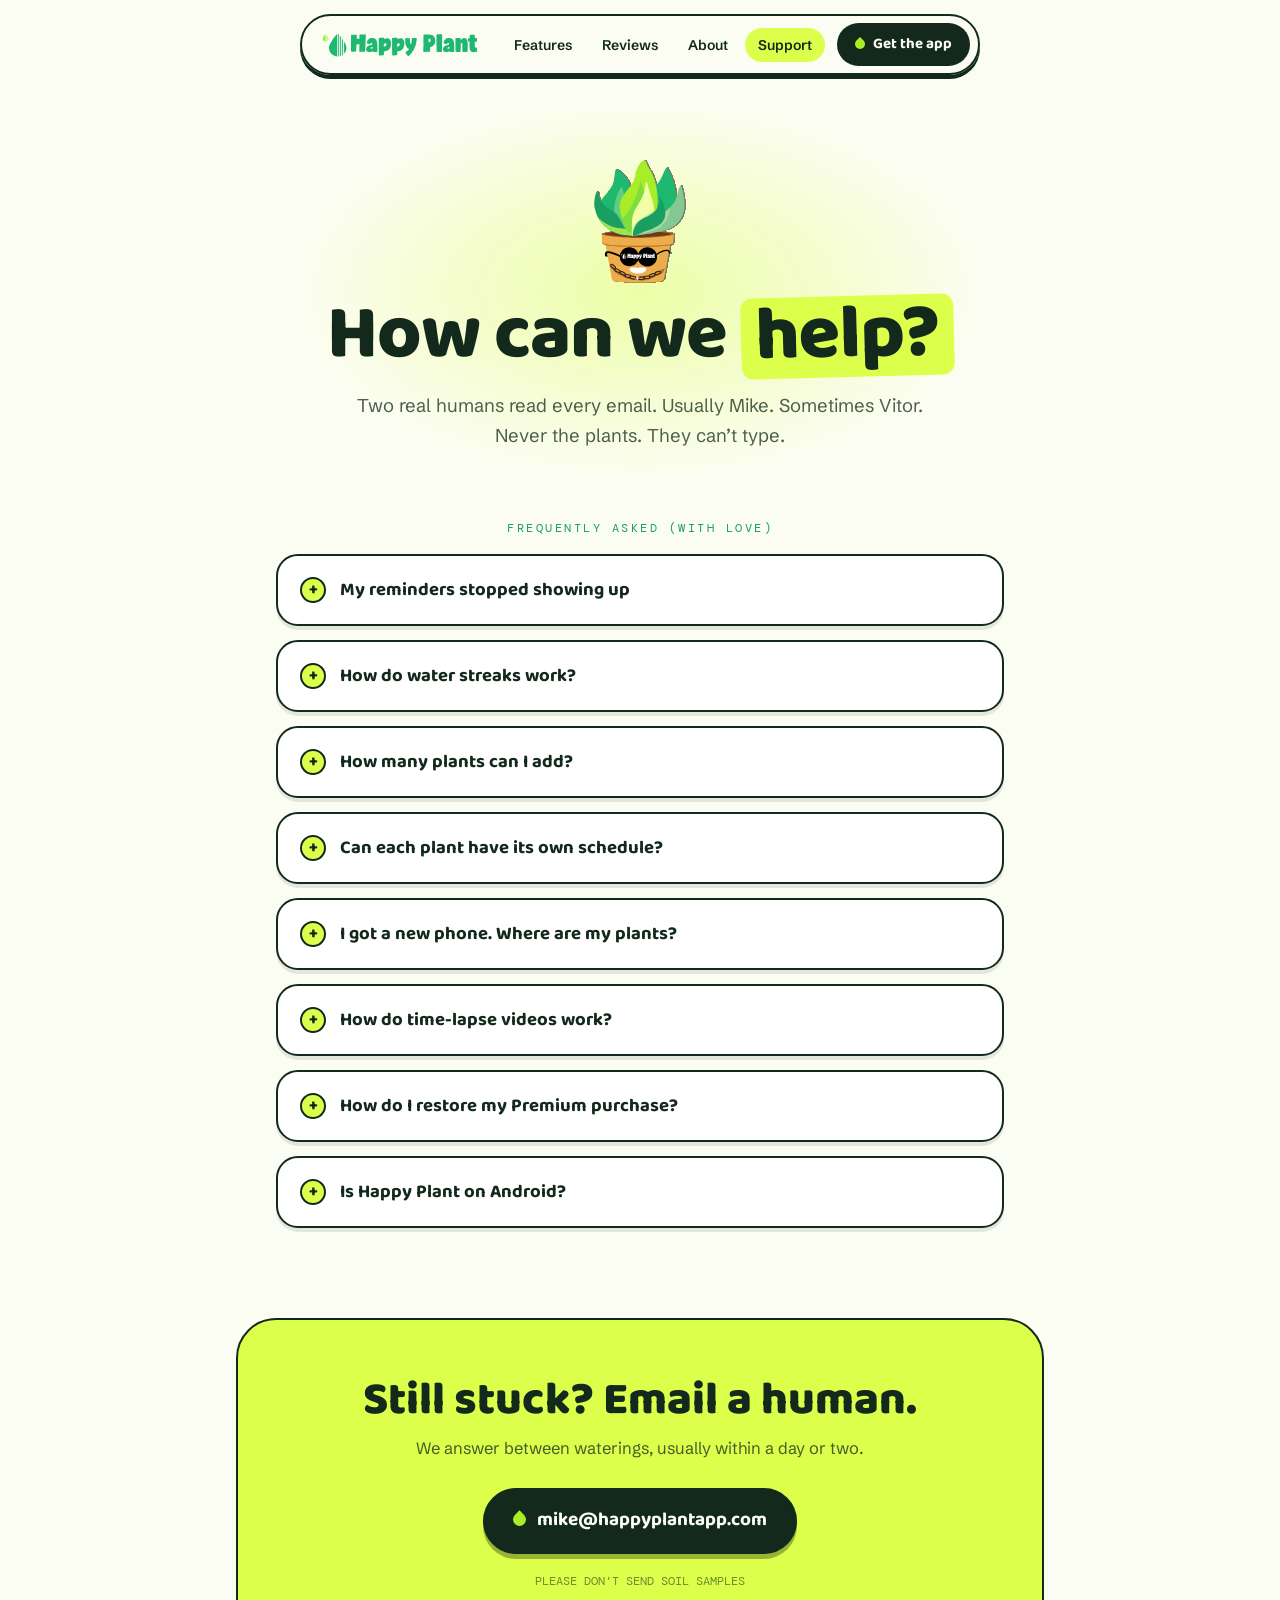
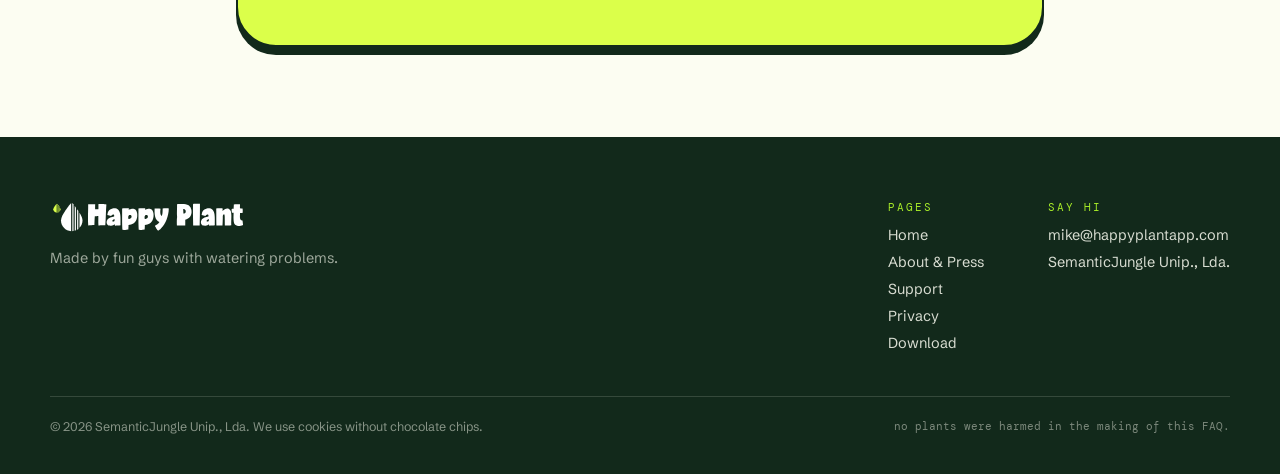
<file: support/index.html>
<!DOCTYPE html>
<html lang="en">
<head>
<meta charset="utf-8">
<meta name="viewport" content="width=device-width, initial-scale=1">
<title>Happy Plant Support: FAQ &amp; Contact</title>
<meta name="description" content="Answers to common Happy Plant questions: notifications, water streaks, plant limits, schedules, moving to a new phone, time-lapses and restoring Premium. Still stuck? Email a human.">
<link rel="canonical" href="https://happyplantapp.com/support/">
<meta name="apple-itunes-app" content="app-id=1054160794">

<meta property="og:type" content="website">
<meta property="og:site_name" content="Happy Plant">
<meta property="og:title" content="Happy Plant Support: FAQ &amp; Contact">
<meta property="og:description" content="Notifications, streaks, schedules, new phones and Premium. Two real humans read every email.">
<meta property="og:url" content="https://happyplantapp.com/support/">
<meta property="og:image" content="https://happyplantapp.com/assets/og-card.png">
<meta property="og:image:width" content="1200">
<meta property="og:image:height" content="630">
<meta name="twitter:card" content="summary_large_image">
<meta name="twitter:title" content="Happy Plant Support: FAQ &amp; Contact">
<meta name="twitter:description" content="Notifications, streaks, schedules, new phones and Premium. Two real humans read every email.">
<meta name="twitter:image" content="https://happyplantapp.com/assets/og-card.png">

<link rel="icon" href="../assets/app-icon.svg" type="image/svg+xml">
<link rel="apple-touch-icon" href="../assets/apple-touch-icon.png">

<link rel="preconnect" href="https://fonts.googleapis.com">
<link rel="preconnect" href="https://fonts.gstatic.com" crossorigin>
<link href="https://fonts.googleapis.com/css2?family=Baloo+2:wght@600;700;800&amp;family=Schibsted+Grotesk:ital,wght@0,400;0,500;0,600;0,700;1,400&amp;family=DM+Mono:wght@400;500&amp;display=swap" rel="stylesheet">
<link rel="stylesheet" href="../css/site.css">

<script type="application/ld+json">
{
  "@context": "https://schema.org",
  "@type": "FAQPage",
  "url": "https://happyplantapp.com/support/",
  "mainEntity": [
    {
      "@type": "Question",
      "name": "My reminders stopped showing up",
      "acceptedAnswer": { "@type": "Answer", "text": "Check Settings, Notifications, Happy Plant, Allow Notifications. A Focus mode or Do Not Disturb can also mute the app's reminders." }
    },
    {
      "@type": "Question",
      "name": "How do water streaks work?",
      "acceptedAnswer": { "@type": "Answer", "text": "Water on schedule and the streak grows. A happy green face means all is well, red means your plant needs water. Miss a day and your plant forgives you, but the streak resets." }
    },
    {
      "@type": "Question",
      "name": "How many plants can I add?",
      "acceptedAnswer": { "@type": "Answer", "text": "Three plants are free. Premium unlocks unlimited plants, each with their own schedule, selfies and streaks." }
    },
    {
      "@type": "Question",
      "name": "Can each plant have its own schedule?",
      "acceptedAnswer": { "@type": "Answer", "text": "Yes. Daily, every few days, or once a week. Every plant gets the exact watering schedule it deserves." }
    },
    {
      "@type": "Question",
      "name": "I got a new phone. Where are my plants?",
      "acceptedAnswer": { "@type": "Answer", "text": "Today your plant data lives on your phone, so use Apple's iPhone-to-iPhone transfer when you upgrade. iCloud sync is in development, so soon your plants, streaks and selfies will follow your Apple ID automatically." }
    },
    {
      "@type": "Question",
      "name": "How do time-lapse videos work?",
      "acceptedAnswer": { "@type": "Answer", "text": "Snap a plant selfie when you water. Over weeks, Happy Plant stitches them into a short movie of your plant growing up." }
    },
    {
      "@type": "Question",
      "name": "How do I restore my Premium purchase?",
      "acceptedAnswer": { "@type": "Answer", "text": "Make sure you're signed into the same Apple ID you bought it with, then tap More, Restore Purchases inside the app." }
    },
    {
      "@type": "Question",
      "name": "Is Happy Plant on Android?",
      "acceptedAnswer": { "@type": "Answer", "text": "Happy Plant is iPhone and iPad only for now." }
    }
  ]
}
</script>
</head>
<body data-page="support">

<a class="sr-only" href="#main">Skip to content</a>

<!-- ============ NAV ============ -->
<header class="hp-navwrap">
  <nav class="hp-nav" aria-label="Main">
    <a class="hp-logo" href="../" aria-label="Happy Plant home"><img src="../assets/happy-plant-logo-green.svg" alt="Happy Plant" style="height:26px;display:block"></a>
    <div class="hp-links" id="hp-menu">
      <a class="hp-link" href="../#features">Features</a>
      <a class="hp-link" href="../#reviews">Reviews</a>
      <a class="hp-link" href="../about/">About</a>
      <a class="hp-link" href="./" aria-current="page">Support</a>
    </div>
    <a class="hp-cta" href="https://apps.apple.com/app/happy-plant-no-water-thirst/id1054160794"><span class="hp-drop"></span>Get the app</a>
    <button class="hp-menu-btn" aria-expanded="false" aria-controls="hp-menu" aria-label="Menu">
      <svg width="18" height="14" viewBox="0 0 18 14" aria-hidden="true"><path d="M1 1h16M1 7h16M1 13h16" stroke="#12291B" stroke-width="2.4" stroke-linecap="round"/></svg>
    </button>
  </nav>
</header>

<main id="main">

<!-- ============ HERO ============ -->
<section aria-label="Support" style="position:relative;max-width:840px;margin:0 auto;padding:160px 16px 40px;text-align:center">
  <div style="position:absolute;top:100px;left:50%;transform:translateX(-50%);width:min(700px,90vw);height:380px;background:radial-gradient(closest-side,rgba(219,255,74,.45),rgba(219,255,74,0));pointer-events:none"></div>
  <div style="position:relative">
    <img src="../assets/happy-plant-character.svg" alt="" width="92" height="124" style="width:92px;height:auto;margin-bottom:8px;animation:hpBob 4.2s ease-in-out infinite">
    <h1 style="font-family:'Baloo 2',sans-serif;font-weight:800;font-size:clamp(42px,6vw,76px);line-height:1.03;letter-spacing:-1px;margin:0 0 14px">How can we <span style="display:inline-block;background:#DBFF4A;border-radius:12px;padding:0 14px 3px;transform:rotate(-1.5deg)">help?</span></h1>
    <p style="margin:0;font-size:18.5px;line-height:1.6;color:rgba(18,41,27,.75)">Two real humans read every email. Usually Mike. Sometimes Vitor.<br>Never the plants. They can&rsquo;t type.</p>
  </div>
</section>

<!-- ============ FAQ ============ -->
<section aria-labelledby="faq-heading" style="max-width:760px;margin:0 auto;padding:30px 16px 40px">
  <h2 id="faq-heading" class="sr-only">Frequently asked questions</h2>
  <p data-reveal="0" style="margin:0 0 18px;font-family:'DM Mono',monospace;font-size:12px;letter-spacing:2.5px;color:#1B9E61;text-align:center">FREQUENTLY ASKED (WITH LOVE)</p>
  <div style="display:flex;flex-direction:column;gap:14px">

    <details data-reveal="0" style="background:#FFFFFF;border:2px solid #12291B;border-radius:22px;box-shadow:0 4px 0 rgba(18,41,27,.1);overflow:hidden">
      <summary style="display:flex;align-items:center;gap:14px;padding:19px 22px;cursor:pointer;font-family:'Baloo 2',sans-serif;font-weight:700;font-size:18.5px;border-radius:20px"><span class="hp-plus" style="flex:none;width:26px;height:26px;border-radius:50%;background:#DBFF4A;border:2px solid #12291B;display:inline-flex;align-items:center;justify-content:center;font-size:16px;font-weight:800;transition:transform .25s ease;line-height:1">+</span>My reminders stopped showing up</summary>
      <p style="margin:0;padding:2px 22px 20px 62px;font-size:15.5px;line-height:1.65;color:rgba(18,41,27,.78)">Check Settings → Notifications → Happy Plant → Allow Notifications. A Focus mode or Do Not Disturb can also mute us. The plants would shout if they could. They physically cannot.</p>
    </details>

    <details data-reveal="40" style="background:#FFFFFF;border:2px solid #12291B;border-radius:22px;box-shadow:0 4px 0 rgba(18,41,27,.1);overflow:hidden">
      <summary style="display:flex;align-items:center;gap:14px;padding:19px 22px;cursor:pointer;font-family:'Baloo 2',sans-serif;font-weight:700;font-size:18.5px;border-radius:20px"><span class="hp-plus" style="flex:none;width:26px;height:26px;border-radius:50%;background:#DBFF4A;border:2px solid #12291B;display:inline-flex;align-items:center;justify-content:center;font-size:16px;font-weight:800;transition:transform .25s ease;line-height:1">+</span>How do water streaks work?</summary>
      <p style="margin:0;padding:2px 22px 20px 62px;font-size:15.5px;line-height:1.65;color:rgba(18,41,27,.78)">Water on schedule and the streak grows: a happy green face means all is well, red means &ldquo;helppp, I need water!&rdquo; Miss a day and your plant forgives you. The streak, however, does not.</p>
    </details>

    <details data-reveal="80" style="background:#FFFFFF;border:2px solid #12291B;border-radius:22px;box-shadow:0 4px 0 rgba(18,41,27,.1);overflow:hidden">
      <summary style="display:flex;align-items:center;gap:14px;padding:19px 22px;cursor:pointer;font-family:'Baloo 2',sans-serif;font-weight:700;font-size:18.5px;border-radius:20px"><span class="hp-plus" style="flex:none;width:26px;height:26px;border-radius:50%;background:#DBFF4A;border:2px solid #12291B;display:inline-flex;align-items:center;justify-content:center;font-size:16px;font-weight:800;transition:transform .25s ease;line-height:1">+</span>How many plants can I add?</summary>
      <p style="margin:0;padding:2px 22px 20px 62px;font-size:15.5px;line-height:1.65;color:rgba(18,41,27,.78)">Three green babies ride free. Premium unlocks the whole jungle: unlimited plants, each with their own schedule, selfies and streaks.</p>
    </details>

    <details data-reveal="120" style="background:#FFFFFF;border:2px solid #12291B;border-radius:22px;box-shadow:0 4px 0 rgba(18,41,27,.1);overflow:hidden">
      <summary style="display:flex;align-items:center;gap:14px;padding:19px 22px;cursor:pointer;font-family:'Baloo 2',sans-serif;font-weight:700;font-size:18.5px;border-radius:20px"><span class="hp-plus" style="flex:none;width:26px;height:26px;border-radius:50%;background:#DBFF4A;border:2px solid #12291B;display:inline-flex;align-items:center;justify-content:center;font-size:16px;font-weight:800;transition:transform .25s ease;line-height:1">+</span>Can each plant have its own schedule?</summary>
      <p style="margin:0;padding:2px 22px 20px 62px;font-size:15.5px;line-height:1.65;color:rgba(18,41,27,.78)">Yes! Daily, every few days, once a week. Every plant gets the exact schedule it deserves. Mr. Tomato and a cactus should not be on the same plan.</p>
    </details>

    <details data-reveal="160" style="background:#FFFFFF;border:2px solid #12291B;border-radius:22px;box-shadow:0 4px 0 rgba(18,41,27,.1);overflow:hidden">
      <summary style="display:flex;align-items:center;gap:14px;padding:19px 22px;cursor:pointer;font-family:'Baloo 2',sans-serif;font-weight:700;font-size:18.5px;border-radius:20px"><span class="hp-plus" style="flex:none;width:26px;height:26px;border-radius:50%;background:#DBFF4A;border:2px solid #12291B;display:inline-flex;align-items:center;justify-content:center;font-size:16px;font-weight:800;transition:transform .25s ease;line-height:1">+</span>I got a new phone. Where are my plants?</summary>
      <p style="margin:0;padding:2px 22px 20px 62px;font-size:15.5px;line-height:1.65;color:rgba(18,41,27,.78)">Today your plant data lives on your phone, so use Apple&rsquo;s iPhone-to-iPhone transfer when you upgrade. The good news: <strong>iCloud sync is sprouting right now</strong>. Soon your plants, streaks and selfies will follow your Apple ID automatically.</p>
    </details>

    <details data-reveal="200" style="background:#FFFFFF;border:2px solid #12291B;border-radius:22px;box-shadow:0 4px 0 rgba(18,41,27,.1);overflow:hidden">
      <summary style="display:flex;align-items:center;gap:14px;padding:19px 22px;cursor:pointer;font-family:'Baloo 2',sans-serif;font-weight:700;font-size:18.5px;border-radius:20px"><span class="hp-plus" style="flex:none;width:26px;height:26px;border-radius:50%;background:#DBFF4A;border:2px solid #12291B;display:inline-flex;align-items:center;justify-content:center;font-size:16px;font-weight:800;transition:transform .25s ease;line-height:1">+</span>How do time-lapse videos work?</summary>
      <p style="margin:0;padding:2px 22px 20px 62px;font-size:15.5px;line-height:1.65;color:rgba(18,41,27,.78)">Snap a plant selfie when you water. Over weeks, Happy Plant stitches them into a little movie of your green baby growing up. It&rsquo;s the closest thing plants have to a graduation video.</p>
    </details>

    <details data-reveal="240" style="background:#FFFFFF;border:2px solid #12291B;border-radius:22px;box-shadow:0 4px 0 rgba(18,41,27,.1);overflow:hidden">
      <summary style="display:flex;align-items:center;gap:14px;padding:19px 22px;cursor:pointer;font-family:'Baloo 2',sans-serif;font-weight:700;font-size:18.5px;border-radius:20px"><span class="hp-plus" style="flex:none;width:26px;height:26px;border-radius:50%;background:#DBFF4A;border:2px solid #12291B;display:inline-flex;align-items:center;justify-content:center;font-size:16px;font-weight:800;transition:transform .25s ease;line-height:1">+</span>How do I restore my Premium purchase?</summary>
      <p style="margin:0;padding:2px 22px 20px 62px;font-size:15.5px;line-height:1.65;color:rgba(18,41,27,.78)">Make sure you&rsquo;re signed into the same Apple ID you bought it with, then tap More → Restore Purchases inside the app. Your jungle will be right where you left it.</p>
    </details>

    <details data-reveal="280" style="background:#FFFFFF;border:2px solid #12291B;border-radius:22px;box-shadow:0 4px 0 rgba(18,41,27,.1);overflow:hidden">
      <summary style="display:flex;align-items:center;gap:14px;padding:19px 22px;cursor:pointer;font-family:'Baloo 2',sans-serif;font-weight:700;font-size:18.5px;border-radius:20px"><span class="hp-plus" style="flex:none;width:26px;height:26px;border-radius:50%;background:#DBFF4A;border:2px solid #12291B;display:inline-flex;align-items:center;justify-content:center;font-size:16px;font-weight:800;transition:transform .25s ease;line-height:1">+</span>Is Happy Plant on Android?</summary>
      <p style="margin:0;padding:2px 22px 20px 62px;font-size:15.5px;line-height:1.65;color:rgba(18,41,27,.78)">iPhone &amp; iPad only for now. If enough people yell at us politely, who knows what could sprout.</p>
    </details>

  </div>
</section>

<!-- ============ CONTACT ============ -->
<section aria-label="Contact" data-reveal="0" style="max-width:840px;margin:0 auto;padding:50px 16px 90px">
  <div style="background:#DBFF4A;border:2px solid #12291B;border-radius:40px;padding:clamp(36px,5vw,56px);text-align:center;box-shadow:0 8px 0 #12291B">
    <h2 style="font-family:'Baloo 2',sans-serif;font-weight:800;font-size:clamp(30px,4vw,46px);line-height:1.06;margin:0 0 10px">Still stuck? Email a human.</h2>
    <p style="margin:0 0 26px;font-size:16.5px;line-height:1.6;color:rgba(18,41,27,.75)">We answer between waterings, usually within a day or two.</p>
    <a href="mailto:mike@happyplantapp.com" class="btn-primary btn-dark-shadow" style="font-size:19px;padding:15px 28px 17px"><span class="hp-drop"></span>mike@happyplantapp.com</a>
    <p style="margin:20px 0 0;font-family:'DM Mono',monospace;font-size:11.5px;color:rgba(18,41,27,.55)">PLEASE DON&rsquo;T SEND SOIL SAMPLES</p>
  </div>
</section>

</main>

<!-- ============ FOOTER ============ -->
<footer style="background:#12291B;color:#FCFDF2;padding:64px 16px 40px">
  <div style="max-width:1180px;margin:0 auto">
    <div style="display:flex;flex-wrap:wrap;gap:40px;justify-content:space-between;align-items:flex-start">
      <div style="max-width:320px">
        <img src="../assets/happy-plant-logo-white.svg" alt="Happy Plant" style="height:32px;display:block;margin-bottom:14px">
        <p style="margin:0;font-size:14.5px;line-height:1.6;color:rgba(252,253,242,.6)">Made by fun guys with watering problems.</p>
      </div>
      <div style="display:flex;gap:64px;flex-wrap:wrap">
        <div>
          <p style="margin:0 0 12px;font-family:'DM Mono',monospace;font-size:10.5px;letter-spacing:2px;color:#A8ED28">PAGES</p>
          <div style="display:flex;flex-direction:column;gap:9px">
            <a href="../" class="footer-link">Home</a>
            <a href="../about/" class="footer-link">About &amp; Press</a>
            <a href="./" class="footer-link">Support</a>
            <a href="../privacy/" class="footer-link">Privacy</a>
            <a href="https://apps.apple.com/app/happy-plant-no-water-thirst/id1054160794" class="footer-link">Download</a>
          </div>
        </div>
        <div>
          <p style="margin:0 0 12px;font-family:'DM Mono',monospace;font-size:10.5px;letter-spacing:2px;color:#A8ED28">SAY HI</p>
          <div style="display:flex;flex-direction:column;gap:9px">
            <a href="mailto:mike@happyplantapp.com" class="footer-link">mike@happyplantapp.com</a>
            <a href="http://semanticjungle.pt" class="footer-link">SemanticJungle Unip., Lda.</a>
          </div>
        </div>
      </div>
    </div>
    <div style="border-top:1px solid rgba(252,253,242,.15);margin-top:44px;padding-top:22px;display:flex;flex-wrap:wrap;gap:12px;justify-content:space-between;align-items:center">
      <p style="margin:0;font-size:12.5px;color:rgba(252,253,242,.5)">© 2026 SemanticJungle Unip., Lda. We use cookies without chocolate chips.</p>
      <p style="margin:0;font-family:'DM Mono',monospace;font-size:11px;color:rgba(252,253,242,.45)">no plants were harmed in the making of this FAQ.</p>
    </div>
  </div>
</footer>

<script src="../js/site.js" defer></script>
</body>
</html>
</file>
<file: css/site.css>
/* Happy Plant — shared styles (converted from Claude Design export) */

*{box-sizing:border-box}
html{scroll-behavior:smooth}
body{margin:0;background:#FCFDF2;color:#12291B;font-family:'Schibsted Grotesk',sans-serif;-webkit-font-smoothing:antialiased;text-rendering:optimizeLegibility;overflow-x:hidden;-webkit-text-size-adjust:100%;text-size-adjust:100%}
html,body{overflow-x:clip}
::selection{background:#DBFF4A;color:#12291B}

.sr-only{position:absolute;width:1px;height:1px;padding:0;margin:-1px;overflow:hidden;clip:rect(0 0 0 0);white-space:nowrap;border:0}
[hidden]{display:none !important}

/* ---------- keyframes ---------- */
@keyframes hpBob{0%,100%{transform:translateY(0)}50%{transform:translateY(-9px)}}
@keyframes hpPipWave{0%,72%,100%{transform:rotate(45deg) translateY(0) scale(1)}82%{transform:rotate(45deg) translateY(-7px) scale(1.18)}92%{transform:rotate(45deg) translateY(0) scale(.94)}}
@keyframes hpPipPop{0%{transform:rotate(45deg) scale(0);opacity:0}60%{transform:rotate(45deg) scale(1.35);opacity:1}100%{transform:rotate(45deg) scale(1);opacity:1}}
@keyframes hpPipHalo{0%{box-shadow:0 0 0 0 rgba(31,184,112,.55)}70%{box-shadow:0 0 0 11px rgba(31,184,112,0)}100%{box-shadow:0 0 0 0 rgba(31,184,112,0)}}
@keyframes hpFlow{0%{background-position:100% 0}100%{background-position:-100% 0}}
@keyframes hpFlagWave{0%,100%{transform:rotate(0) skewY(0)}50%{transform:rotate(-5deg) skewY(4deg)}}
@keyframes hpBounce{0%{transform:scale(1,1)}30%{transform:scale(1.07,.88) translateY(5px)}55%{transform:scale(.95,1.09) translateY(-16px)}78%{transform:scale(1.04,.94) translateY(0)}100%{transform:scale(1,1)}}
@keyframes hpDropFall{0%{transform:rotate(45deg) translate(0,0);opacity:.95}100%{transform:rotate(45deg) translate(54px,54px);opacity:0}}
@keyframes hpRain{0%{transform:translateY(-60px);opacity:0}10%{opacity:.45}82%{opacity:.45}100%{transform:translateY(980px);opacity:0}}
@keyframes hpPhoneInL{from{transform:translateY(110px) rotate(-1deg);opacity:0}to{transform:translateY(0) rotate(-7deg);opacity:1}}
@keyframes hpPhoneInR{from{transform:translateY(110px) rotate(1deg);opacity:0}to{transform:translateY(0) rotate(6deg);opacity:1}}
@keyframes hpMarquee{to{transform:translateX(-50%)}}
@keyframes hpFloatL{from{transform:rotate(-7deg) translateY(0)}to{transform:rotate(-5.5deg) translateY(-12px)}}
@keyframes hpFloatR{from{transform:rotate(6deg) translateY(0)}to{transform:rotate(4.5deg) translateY(-10px)}}
@keyframes hpTwinkle{0%,100%{opacity:.1}50%{opacity:.9}}
@keyframes hpPop{from{transform:scale(.5);opacity:0}to{transform:scale(1);opacity:1}}
@keyframes hpSway{0%,100%{transform:rotate(-2deg)}50%{transform:rotate(2.2deg)}}

/* ---------- watering cursor ---------- */
.waterable{cursor:url('data:image/svg+xml;utf8,<svg xmlns="http://www.w3.org/2000/svg" width="26" height="26" viewBox="0 0 24 24"><path d="M12 2C12 2 4 11.5 4 16.2A8 7.2 0 0 0 20 16.2C20 11.5 12 2 12 2Z" fill="%231FB870" stroke="%2312291B" stroke-width="1.6"/></svg>') 13 22, auto}

/* ---------- nav ---------- */
.hp-navwrap{position:fixed;top:14px;left:0;right:0;z-index:60;display:flex;justify-content:center;pointer-events:none;padding:0 16px}
.hp-nav{pointer-events:auto;position:relative;display:flex;align-items:center;gap:4px;background:rgba(252,253,242,.88);backdrop-filter:blur(14px);-webkit-backdrop-filter:blur(14px);border:2px solid #12291B;border-radius:999px;padding:7px 8px 7px 18px;box-shadow:0 4px 0 #12291B;max-width:96vw}
.hp-logo{display:flex;align-items:center;margin-right:10px}
.hp-links{display:flex;align-items:center;gap:4px}
.hp-link{text-decoration:none;color:#12291B;font-weight:600;font-size:14px;padding:8px 13px;border-radius:999px;white-space:nowrap}
.hp-link:hover,.hp-link[aria-current="page"]{background:#DBFF4A}
.hp-cta{display:flex;align-items:center;gap:8px;text-decoration:none;background:#12291B;color:#FCFDF2;font-family:'Baloo 2',sans-serif;font-weight:700;font-size:15px;padding:9px 18px 10px;border-radius:999px;margin-left:8px;transition:transform .15s ease;white-space:nowrap}
.hp-cta:hover{transform:scale(1.04)}
.hp-drop{display:inline-block;width:10px;height:10px;border-radius:0 50% 50% 50%;transform:rotate(45deg);background:#A8ED28;flex:none}
.hp-menu-btn{display:none;align-items:center;justify-content:center;width:38px;height:38px;border-radius:50%;border:2px solid #12291B;background:#FFFFFF;cursor:pointer;padding:0;margin-left:6px;flex:none}
.hp-menu-btn svg{display:block}

@media (max-width:900px){
  .hp-menu-btn{display:flex}
  .hp-links{display:none;position:absolute;top:calc(100% + 10px);left:0;right:0;flex-direction:column;align-items:stretch;background:#FCFDF2;border:2px solid #12291B;border-radius:26px;box-shadow:0 4px 0 #12291B;padding:10px;gap:2px}
  .hp-nav.open .hp-links{display:flex}
  .hp-link{text-align:center;padding:12px}
}
@media (max-width:400px){
  .hp-cta{font-size:13.5px;padding:8px 13px 9px}
  .hp-nav{padding-left:12px}
}

/* ---------- buttons ---------- */
.btn-primary{display:inline-flex;align-items:center;gap:11px;text-decoration:none;background:#12291B;color:#FCFDF2;font-family:'Baloo 2',sans-serif;font-weight:700;border:2px solid #12291B;border-radius:999px;box-shadow:0 5px 0 #1FB870;transition:transform .15s ease,box-shadow .15s ease}
.btn-primary:hover{transform:translateY(3px);box-shadow:0 2px 0 #1FB870}
.btn-primary .hp-drop{width:13px;height:13px}
.btn-white{display:inline-flex;align-items:center;gap:9px;text-decoration:none;background:#FFFFFF;color:#12291B;font-family:'Baloo 2',sans-serif;font-weight:700;border:2px solid #12291B;border-radius:999px;box-shadow:0 4px 0 rgba(18,41,27,.15);transition:transform .15s ease,box-shadow .15s ease}
.btn-white:hover{transform:translateY(2px);box-shadow:0 2px 0 rgba(18,41,27,.15)}
.btn-lime{display:inline-flex;align-items:center;gap:9px;text-decoration:none;background:#DBFF4A;color:#12291B;font-family:'Baloo 2',sans-serif;font-weight:700;border:2px solid #12291B;border-radius:999px;box-shadow:0 4px 0 rgba(0,0,0,.35);transition:transform .15s ease,box-shadow .15s ease}
.btn-lime:hover{transform:translateY(2px);box-shadow:0 2px 0 rgba(0,0,0,.35)}
.btn-dark-shadow{box-shadow:0 5px 0 rgba(0,0,0,.3)}
.btn-dark-shadow:hover{box-shadow:0 2px 0 rgba(0,0,0,.3)}

/* ---------- reveals (only hidden when JS is running) ---------- */
.js [data-reveal]{opacity:0;transform:translateY(26px);transition:opacity .7s cubic-bezier(.2,.7,.2,1),transform .7s cubic-bezier(.2,.7,.2,1)}
.js [data-reveal].revealed{opacity:1;transform:translateY(0)}

/* ---------- home: hero ---------- */
.hero-bubble{position:absolute;top:-14px;right:-150px;background:#FFFFFF;border:2px solid #12291B;border-radius:16px;padding:9px 14px 10px;font-family:'Baloo 2',sans-serif;font-weight:700;font-size:15px;white-space:nowrap;box-shadow:0 3px 0 rgba(18,41,27,.18);z-index:2}
.hero-bubble::after{content:'';position:absolute;bottom:-8px;left:22px;width:13px;height:13px;background:inherit;border-right:2px solid #12291B;border-bottom:2px solid #12291B;transform:rotate(45deg)}
.footer-link{color:rgba(252,253,242,.85);text-decoration:none;font-size:14.5px}
.footer-link:hover{color:#DBFF4A}
.pk-download{color:#DBFF4A;font-family:'Baloo 2',sans-serif;font-weight:700;font-size:14px;text-decoration:none}
.pk-download:hover{text-decoration:underline}

.hp-marquee{display:flex;width:max-content;gap:22px;animation:hpMarquee 42s linear infinite;padding:10px 0 26px}
.hp-marquee:hover{animation-play-state:paused}

.booth-open-btn{display:flex;width:fit-content;align-items:center;gap:9px;margin-top:16px;background:#12291B;color:#FCFDF2;border:none;border-radius:999px;padding:10px 16px;font-family:'DM Mono',monospace;font-size:11.5px;letter-spacing:.5px;cursor:pointer;transition:transform .15s ease}
.booth-open-btn:hover{transform:scale(1.05) rotate(-1deg)}
.booth-close-btn{margin-left:auto;width:34px;height:34px;border-radius:50%;border:2px solid #12291B;background:#FFFFFF;font-size:15px;font-weight:700;cursor:pointer;color:#12291B;line-height:1}
.booth-close-btn:hover{background:#DBFF4A}

/* ---------- support FAQ ---------- */
summary::-webkit-details-marker{display:none}
summary{list-style:none}
details[open] .hp-plus{transform:rotate(45deg)}
details[open] summary{background:#F2FFA6}

/* ---------- responsive: home ---------- */
@media (max-width:1080px){
  .bento-5,.bento-4,.bento-3,.bento-7{grid-column:span 6 !important}
  /* keep the streaks phone shot below the text in narrow cards — absolute overlap hides copy */
  .streak-shot{position:static !important;display:block;margin:22px auto -150px !important;transform:rotate(-2deg) !important;width:88% !important}
}
@media (max-width:760px){
  .bento-5,.bento-4,.bento-3,.bento-7{grid-column:span 12 !important}
  .hero-phone{display:none !important}
  #hp-mascot-stage{height:400px !important}
  .hero-bubble{top:-58px !important;right:auto !important;left:50% !important;transform:translateX(-50%)}
  .hero-bubble::after{left:calc(50% - 7px)}
  .timelapse-card{flex-direction:column !important;min-height:0 !important}
  .timelapse-shot{min-height:380px !important}
  .origin-grid{grid-template-columns:1fr !important}
  .origin-grid .origin-photo{order:2}
}
@media (max-width:560px){
  .hero-jungle{opacity:.55}
  .cs-grid{grid-template-columns:1fr !important}
}

/* ---------- responsive: about ---------- */
@media (max-width:820px){
  .about-hero-grid{grid-template-columns:1fr !important}
  .about-hero-grid .about-photo{justify-self:start !important;margin-top:6px}
  .tl-row{grid-template-columns:56px 22px 1fr !important;gap:0 12px !important}
  .tl-year{font-size:16px !important}
}

/* ---------- reduced motion ---------- */
@media (prefers-reduced-motion:reduce){
  *,*::before,*::after{animation-duration:.01ms !important;animation-iteration-count:1 !important;transition-duration:.01ms !important}
  html{scroll-behavior:auto}
  .js [data-reveal]{opacity:1;transform:none}
}
</file>
